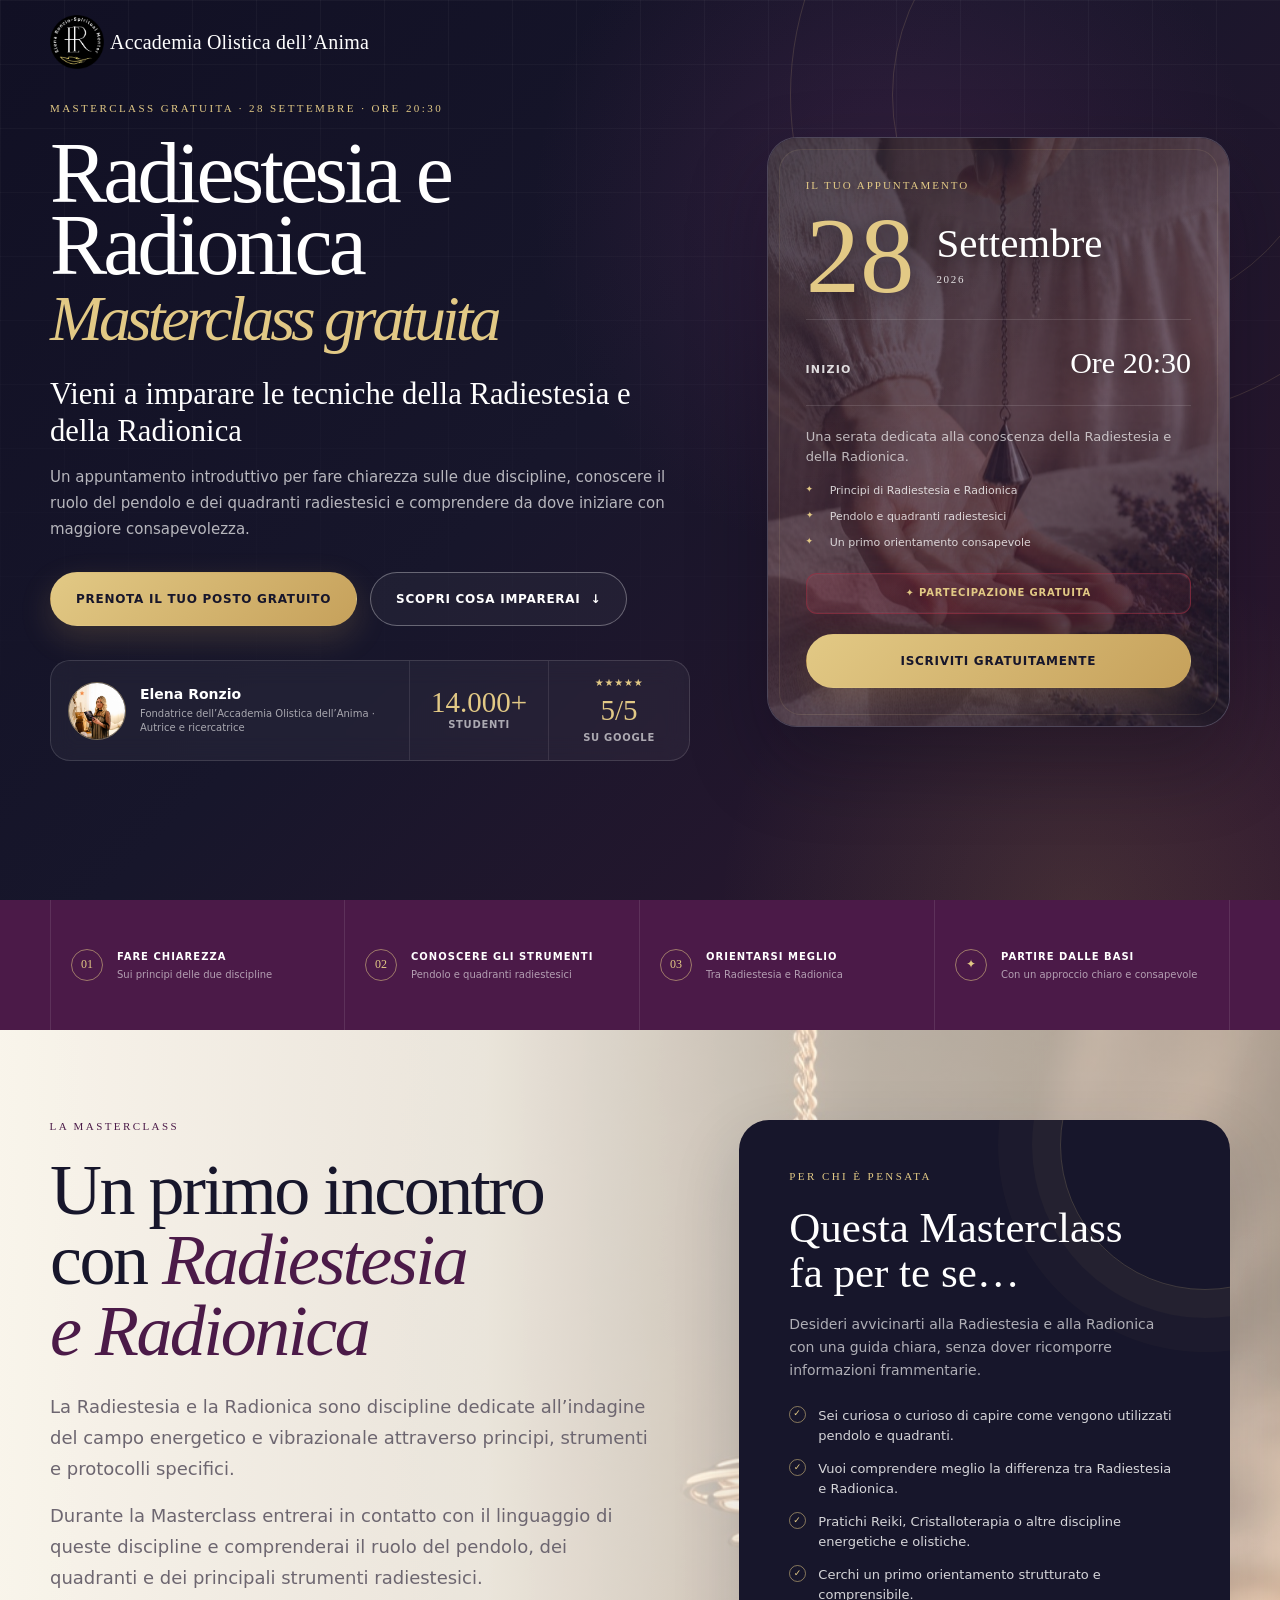
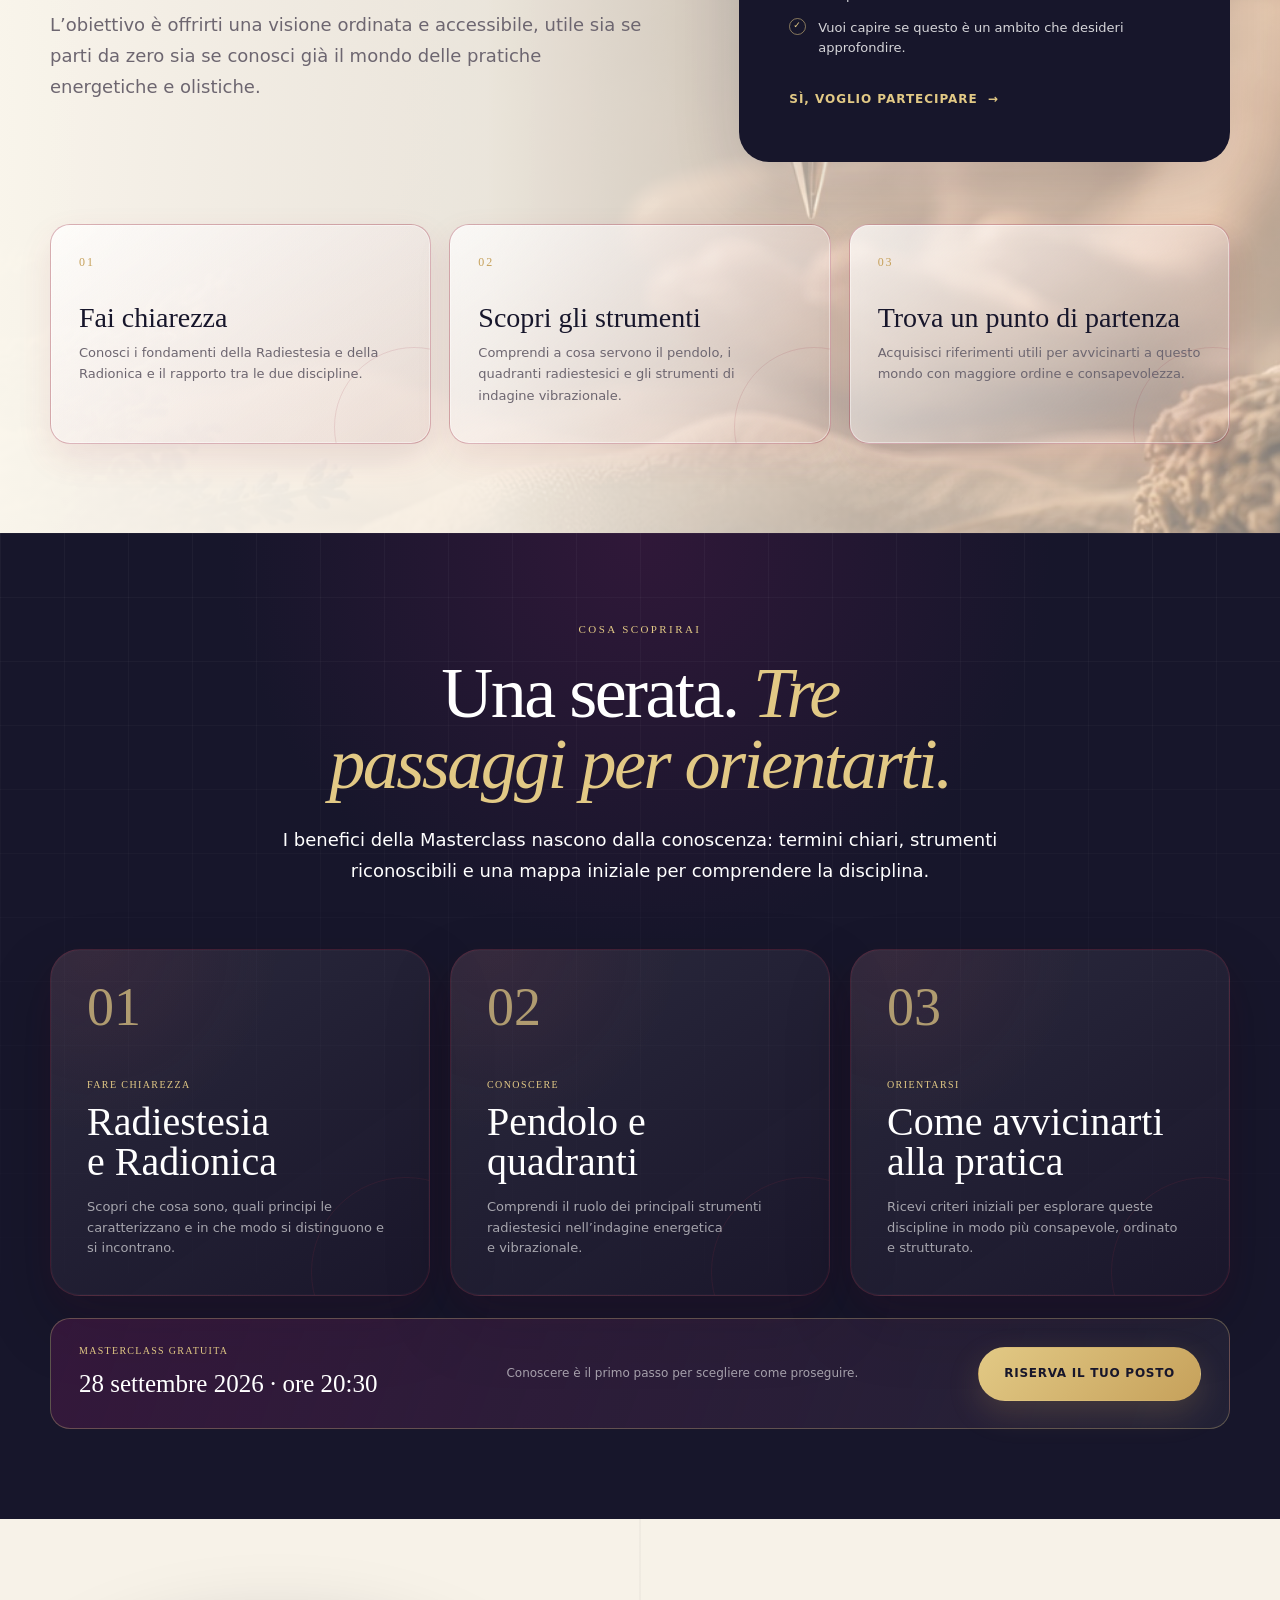
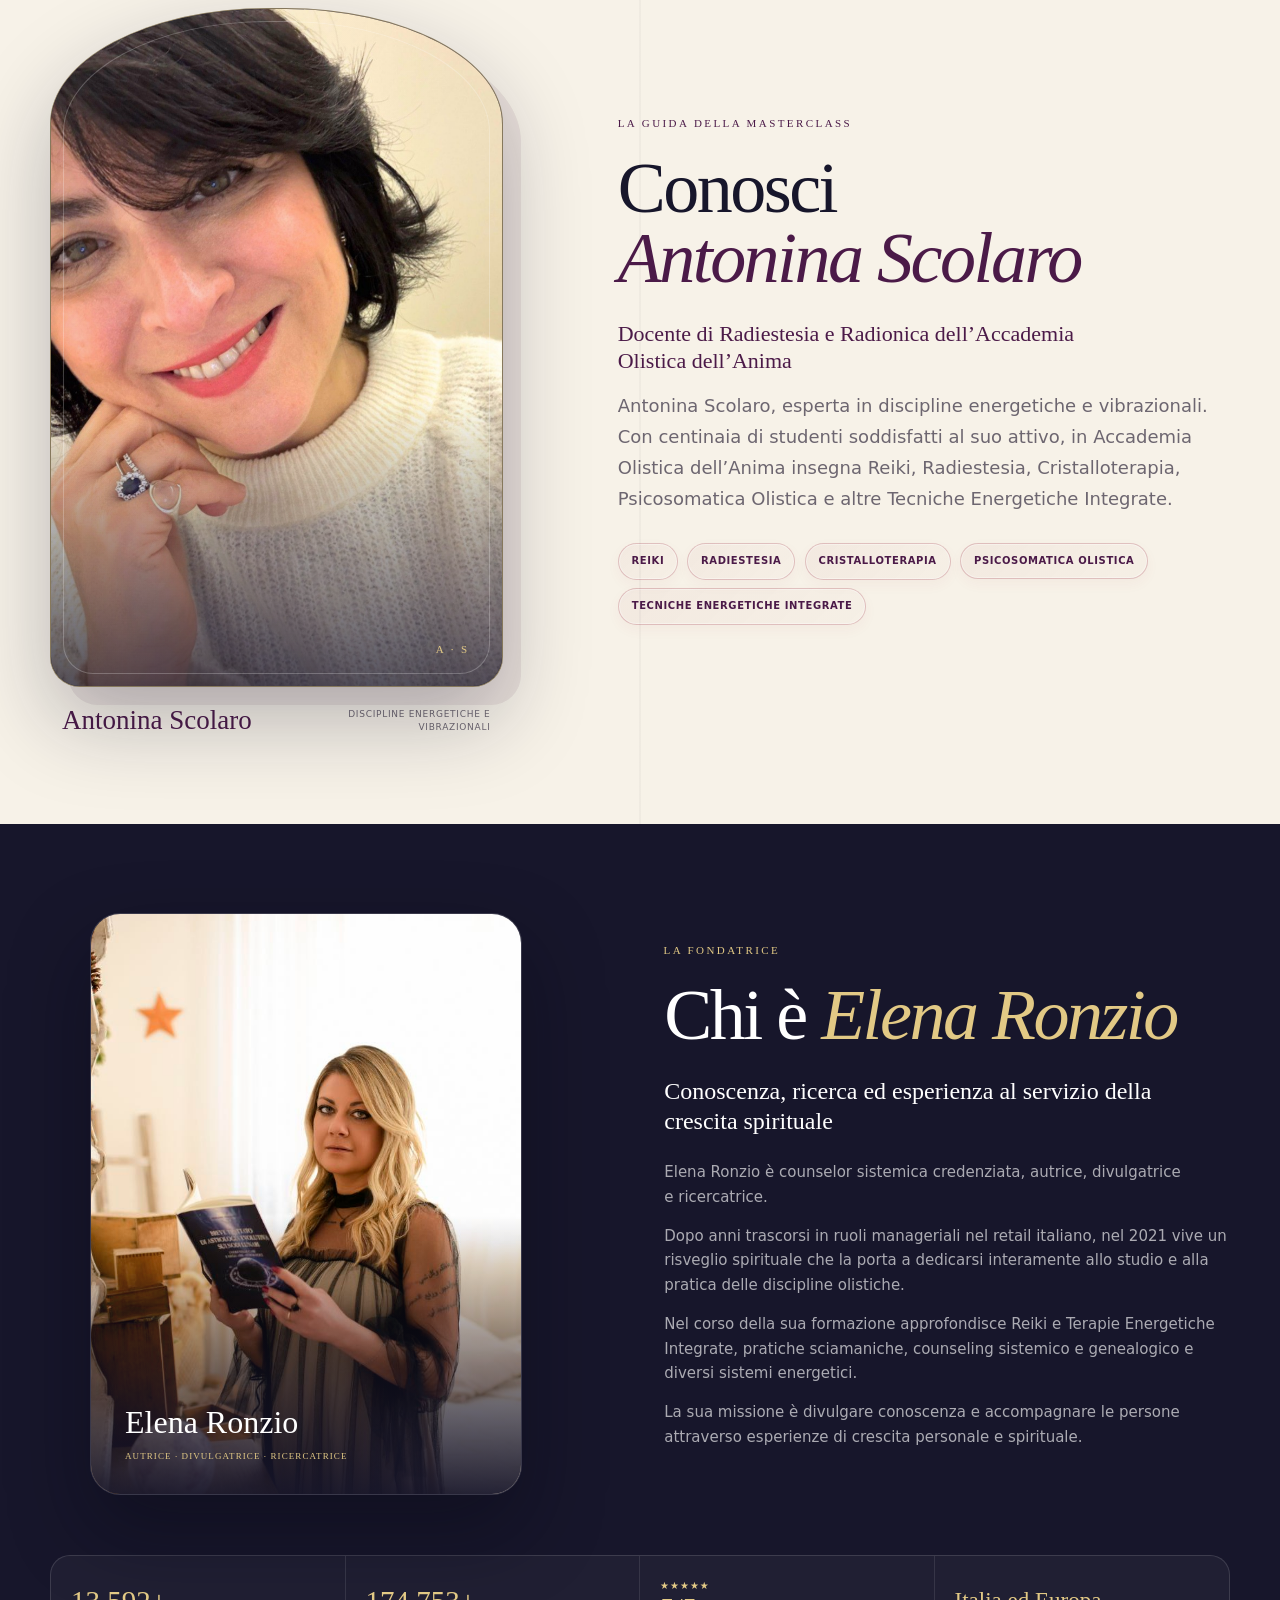
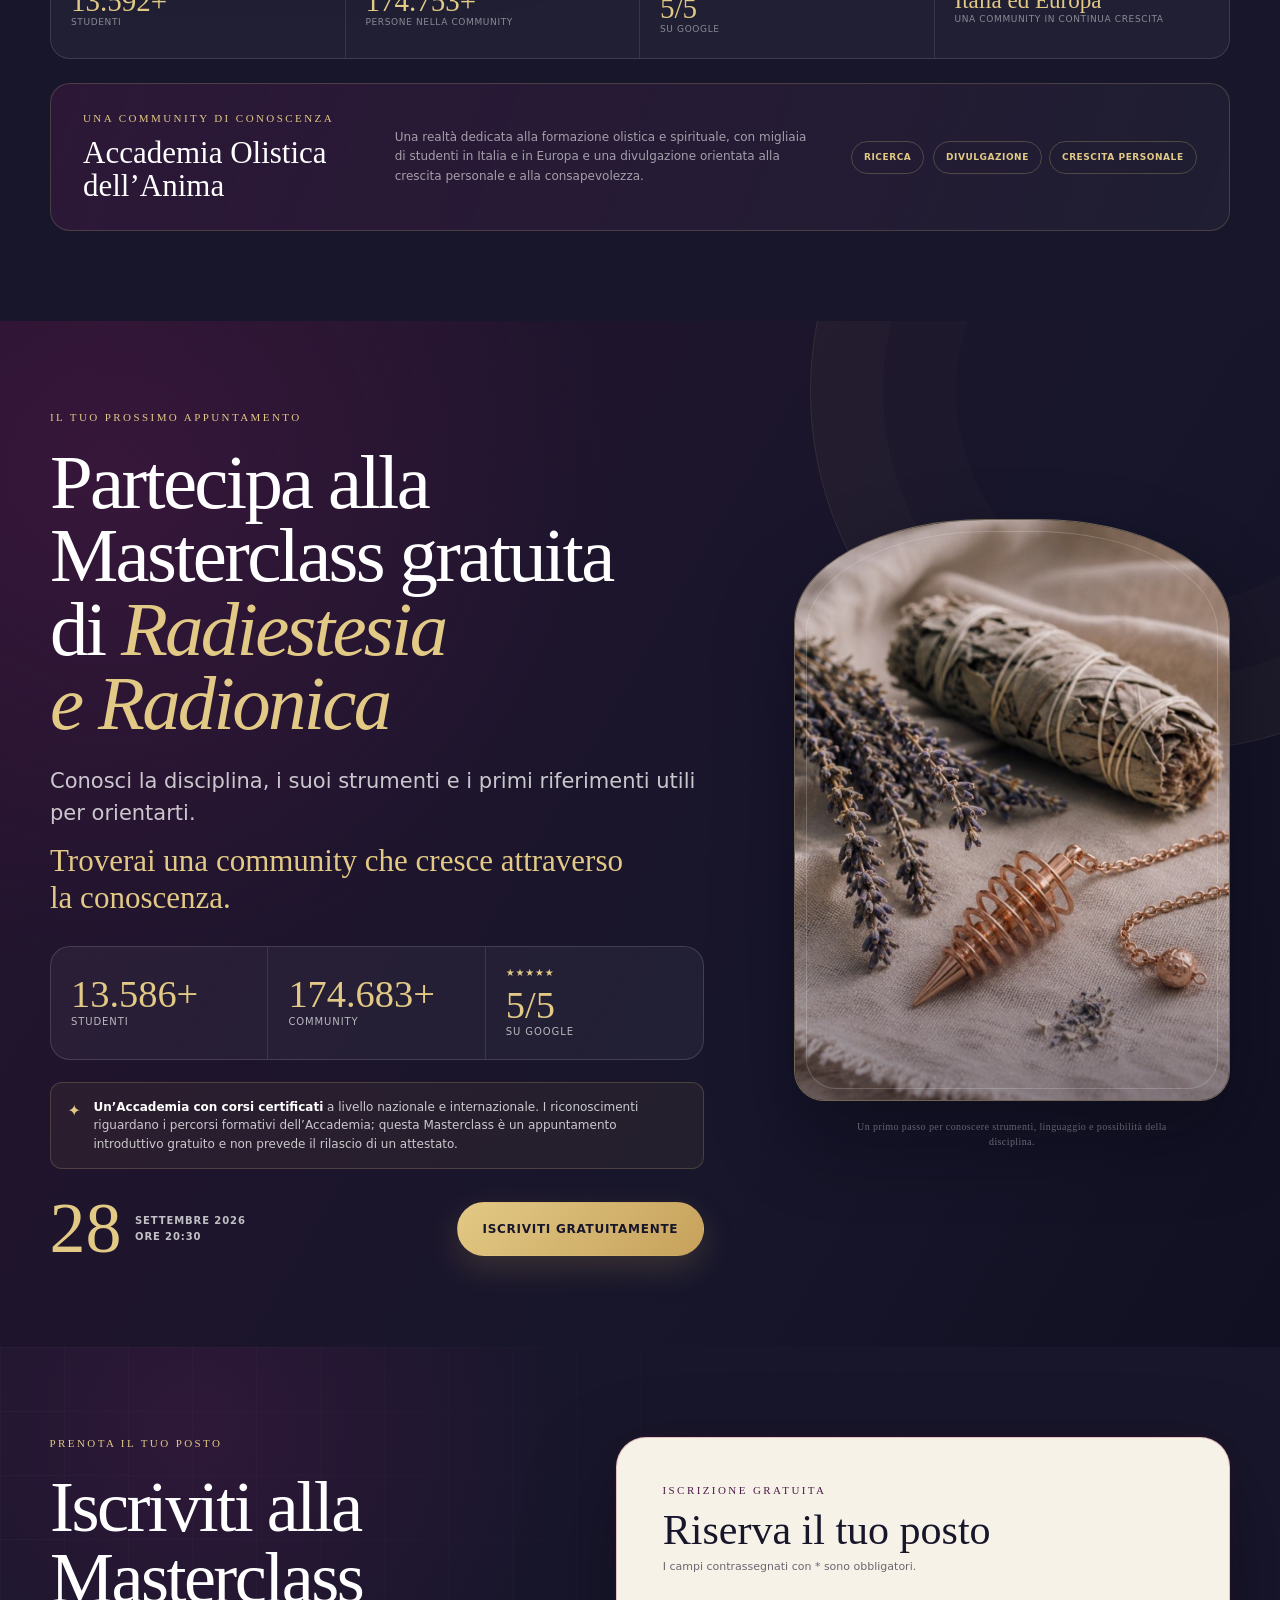
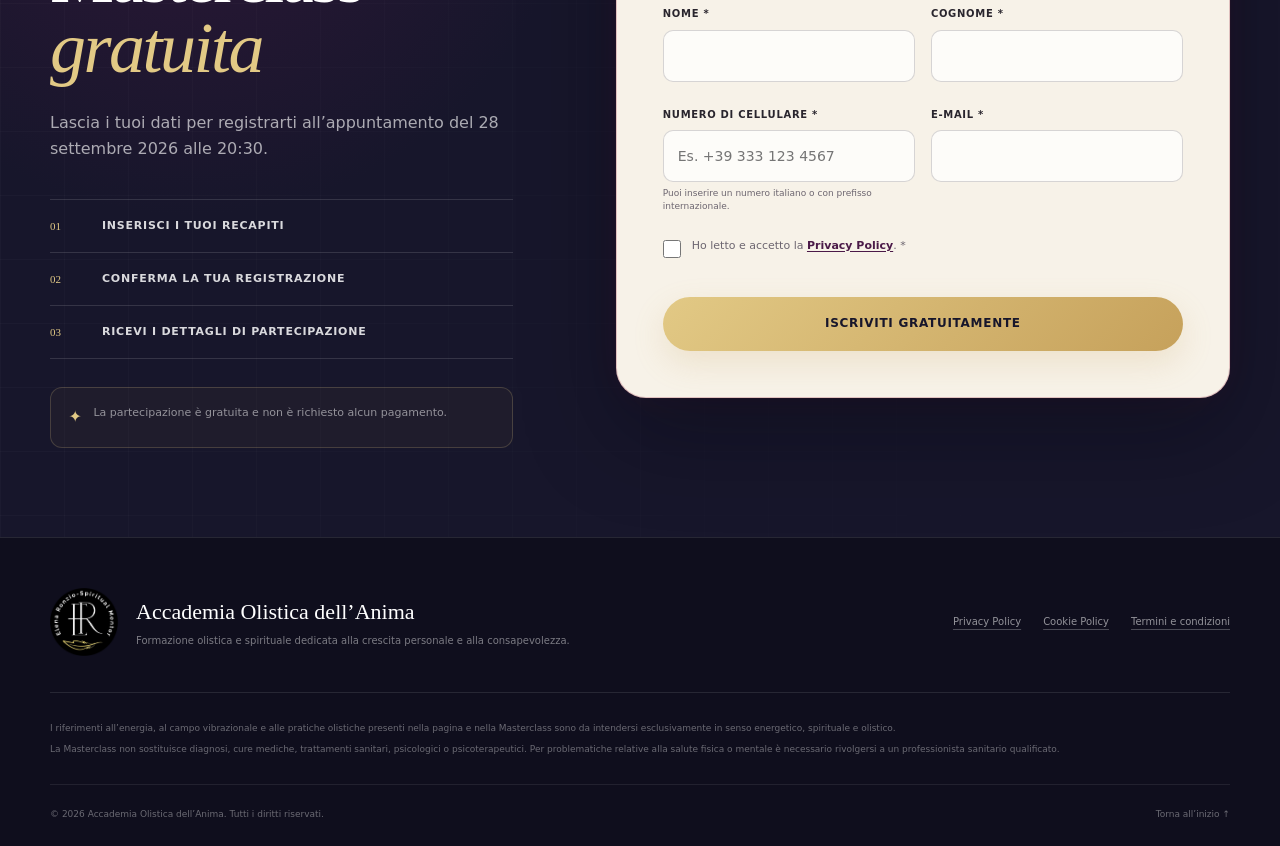
<file: index.html>
<!doctype html>
<html lang="it">
<head>
  <meta charset="utf-8">
  <meta name="viewport" content="width=device-width, initial-scale=1">

  <title>Masterclass gratuita di Radiestesia e Radionica | 28 settembre</title>
  <meta name="description" content="Partecipa alla Masterclass gratuita di Radiestesia e Radionica dell’Accademia Olistica dell’Anima: 28 settembre 2026 alle 20:30. Scopri principi, strumenti e tecniche della disciplina.">
  <meta name="theme-color" content="#17162B">

  <!-- TODO PUBBLICAZIONE: sostituire con la URL canonica definitiva.
  <link rel="canonical" href="https://dominio.it/masterclass-radiestesia-radionica/">
  -->

  <meta property="og:type" content="website">
  <meta property="og:locale" content="it_IT">
  <meta property="og:title" content="Masterclass gratuita di Radiestesia e Radionica | 28 settembre">
  <meta property="og:description" content="Un appuntamento gratuito per conoscere Radiestesia e Radionica, il pendolo, i quadranti e i principali strumenti della disciplina. 28 settembre 2026, ore 20:30.">
  <!-- TODO PUBBLICAZIONE: configurare og:url e l’URL assoluto di og:image.
  <meta property="og:url" content="https://dominio.it/masterclass-radiestesia-radionica/">
  <meta property="og:image" content="https://dominio.it/assets/images/og-masterclass-radiestesia.jpg">
  -->

  <link rel="icon" type="image/png" href="assets/images/logo-elena-ronzio.png">
  <link rel="preload" as="image" href="assets/images/logo-elena-ronzio.png">
  <link rel="preload" as="image" href="assets/images/pendolo-masterclass.jpg">
  <link rel="stylesheet" href="css/style.css">
  <script defer src="js/script.js"></script>

  <script type="application/ld+json">
  {
    "@context": "https://schema.org",
    "@type": "Event",
    "name": "Masterclass gratuita di Radiestesia e Radionica",
    "description": "Un appuntamento introduttivo per conoscere i principi, gli strumenti e le tecniche della Radiestesia e della Radionica.",
    "startDate": "2026-09-28T20:30:00+02:00",
    "eventStatus": "https://schema.org/EventScheduled",
    "isAccessibleForFree": true,
    "inLanguage": "it",
    "organizer": {
      "@type": "Organization",
      "name": "Accademia Olistica dell’Anima"
    },
    "performer": {
      "@type": "Person",
      "name": "Antonina Scolaro"
    },
    "offers": {
      "@type": "Offer",
      "price": "0",
      "priceCurrency": "EUR",
      "availability": "https://schema.org/InStock"
    }
  }
  </script>
</head>

<body>
  <a class="skip-link" href="#contenuto">Vai al contenuto</a>

  <header class="site-header" id="site-header">
    <div class="container header__inner">
      <a class="brand" href="#top" aria-label="Torna all’inizio" data-reveal="up">
        <img
          class="brand__logo"
          src="assets/images/logo-elena-ronzio.png"
          alt="Elena Ronzio – Spiritual Mentor"
          width="1182"
          height="1182"
          decoding="async"
        >
        <span class="brand__name">Accademia Olistica dell’Anima</span>
      </a>
    </div>
  </header>

  <main id="contenuto" tabindex="-1">
    <section class="hero" id="top" aria-labelledby="hero-title">
      <div class="hero__grid" aria-hidden="true"></div>
      <div class="hero__orbit hero__orbit--one" aria-hidden="true"></div>
      <div class="hero__orbit hero__orbit--two" aria-hidden="true"></div>

      <div class="container hero__inner">
        <div class="hero__content" data-reveal="left" data-flow>
          <p class="eyebrow eyebrow--light">Masterclass gratuita · 28 settembre · ore 20:30</p>
          <h1 id="hero-title" data-compose>Radiestesia e<br>Radionica <em>Masterclass gratuita</em></h1>
          <p class="hero__payoff">Vieni a imparare le tecniche della Radiestesia e della Radionica</p>
          <p class="hero__intro">Un appuntamento introduttivo per fare chiarezza sulle due discipline, conoscere il ruolo del pendolo e dei quadranti radiestesici e comprendere da dove iniziare con maggiore consapevolezza.</p>

          <div class="hero__actions">
            <a class="button button--gold" href="#iscrizione">Prenota il tuo posto gratuito</a>
            <a class="button button--ghost" href="#masterclass">Scopri cosa imparerai <span aria-hidden="true">↓</span></a>
          </div>

          <div class="hero-proof" data-stagger aria-label="Elena Ronzio e i numeri dell’Accademia">
            <div class="hero-proof__profile">
              <img src="assets/images/elena-ronzio.jpg" alt="" width="1280" height="853" loading="eager" decoding="async">
              <div>
                <strong>Elena Ronzio</strong>
                <span>Fondatrice dell’Accademia Olistica dell’Anima · Autrice e ricercatrice</span>
              </div>
            </div>
            <div class="hero-proof__item">
              <strong data-counter="14000" data-counter-suffix="+" aria-label="oltre 14.000 studenti"><span data-counter-output aria-hidden="true">14.000+</span></strong>
              <span>studenti</span>
            </div>
            <div class="hero-proof__item hero-proof__rating">
              <span class="stars" aria-label="5 stelle su 5">★★★★★</span>
              <strong>5/5</strong>
              <span>su Google</span>
            </div>
          </div>
        </div>

        <aside class="event-card" aria-label="Dettagli della Masterclass gratuita" data-reveal="panel-right" data-reveal-delay="1" data-parallax-surface data-flow>
          <div class="journey-card__pendulum" aria-hidden="true"><span></span></div>
          <p class="event-card__kicker">Il tuo appuntamento</p>

          <time class="event-card__date" datetime="2026-09-28T20:30:00+02:00" aria-label="28 settembre 2026, ore 20:30">
            <span>28</span>
            <div><strong>Settembre</strong><small>2026</small></div>
          </time>

          <div class="event-card__time">
            <span>Inizio</span>
            <strong>Ore 20:30</strong>
          </div>

          <p class="event-card__intro">Una serata dedicata alla conoscenza della Radiestesia e della Radionica.</p>
          <ul class="event-card__topics" data-stagger="soft">
            <li>Principi di Radiestesia e Radionica</li>
            <li>Pendolo e quadranti radiestesici</li>
            <li>Un primo orientamento consapevole</li>
          </ul>

          <p class="event-card__free"><span aria-hidden="true">✦</span> Partecipazione gratuita</p>
          <a class="button button--gold button--block" href="#iscrizione">Iscriviti gratuitamente</a>
        </aside>
      </div>
    </section>

    <section class="benefit-strip" aria-labelledby="benefit-title">
      <h2 class="sr-only" id="benefit-title">Benefici della Masterclass gratuita</h2>
      <div class="container benefit-strip__grid" data-stagger>
        <article class="benefit-item" data-flow="tight">
          <span class="benefit-item__icon" aria-hidden="true">01</span>
          <div><strong>Fare chiarezza</strong><span>Sui principi delle due discipline</span></div>
        </article>
        <article class="benefit-item" data-flow="tight">
          <span class="benefit-item__icon" aria-hidden="true">02</span>
          <div><strong>Conoscere gli strumenti</strong><span>Pendolo e quadranti radiestesici</span></div>
        </article>
        <article class="benefit-item" data-flow="tight">
          <span class="benefit-item__icon" aria-hidden="true">03</span>
          <div><strong>Orientarsi meglio</strong><span>Tra Radiestesia e Radionica</span></div>
        </article>
        <article class="benefit-item" data-flow="tight">
          <span class="benefit-item__icon" aria-hidden="true">✦</span>
          <div><strong>Partire dalle basi</strong><span>Con un approccio chiaro e consapevole</span></div>
        </article>
      </div>
    </section>

    <section class="section discipline" id="disciplina" aria-labelledby="discipline-title">
      <div class="discipline__backdrop" aria-hidden="true" data-reveal="background-wipe"></div>
      <div class="container">
        <div class="discipline__top">
          <div class="section-heading" data-reveal="left" data-flow>
            <p class="eyebrow">La Masterclass</p>
            <h2 id="discipline-title" data-compose>Un primo incontro con <em>Radiestesia e Radionica</em></h2>
            <p>La Radiestesia e la Radionica sono discipline dedicate all’indagine del campo energetico e vibrazionale attraverso principi, strumenti e protocolli specifici.</p>
            <p>Durante la Masterclass entrerai in contatto con il linguaggio di queste discipline e comprenderai il ruolo del pendolo, dei quadranti e dei principali strumenti radiestesici.</p>
            <p>L’obiettivo è offrirti una visione ordinata e accessibile, utile sia se parti da zero sia se conosci già il mondo delle pratiche energetiche e olistiche.</p>
          </div>

          <aside class="audience-card" data-reveal="panel-right" data-reveal-delay="1" data-flow aria-labelledby="audience-title">
            <p class="eyebrow eyebrow--light">Per chi è pensata</p>
            <h3 id="audience-title">Questa Masterclass fa per te se…</h3>
            <p>Desideri avvicinarti alla Radiestesia e alla Radionica con una guida chiara, senza dover ricomporre informazioni frammentarie.</p>
            <ul class="check-list" data-stagger="soft">
              <li>Sei curiosa o curioso di capire come vengono utilizzati pendolo e quadranti.</li>
              <li>Vuoi comprendere meglio la differenza tra Radiestesia e Radionica.</li>
              <li>Pratichi Reiki, Cristalloterapia o altre discipline energetiche e olistiche.</li>
              <li>Cerchi un primo orientamento strutturato e comprensibile.</li>
              <li>Vuoi capire se questo è un ambito che desideri approfondire.</li>
            </ul>
            <a class="text-link" href="#iscrizione">Sì, voglio partecipare <span aria-hidden="true">→</span></a>
          </aside>
        </div>

        <div class="discipline-cards" data-stagger>
          <article class="info-card" data-flow="tight">
            <span class="info-card__number">01</span>
            <h3>Fai chiarezza</h3>
            <p>Conosci i fondamenti della Radiestesia e della Radionica e il rapporto tra le due discipline.</p>
          </article>
          <article class="info-card" data-flow="tight">
            <span class="info-card__number">02</span>
            <h3>Scopri gli strumenti</h3>
            <p>Comprendi a cosa servono il pendolo, i quadranti radiestesici e gli strumenti di indagine vibrazionale.</p>
          </article>
          <article class="info-card" data-flow="tight">
            <span class="info-card__number">03</span>
            <h3>Trova un punto di partenza</h3>
            <p>Acquisisci riferimenti utili per avvicinarti a questo mondo con maggiore ordine e consapevolezza.</p>
          </article>
        </div>
      </div>
    </section>

    <section class="section levels masterclass-program" id="masterclass" aria-labelledby="masterclass-title">
      <div class="levels__grid" aria-hidden="true"></div>
      <div class="container">
        <header class="section-heading section-heading--center section-heading--light" data-reveal="up">
          <p class="eyebrow eyebrow--light">Cosa scoprirai</p>
          <h2 id="masterclass-title" data-compose>Una serata. <em>Tre passaggi per orientarti.</em></h2>
          <p>I benefici della Masterclass nascono dalla conoscenza: termini chiari, strumenti riconoscibili e una mappa iniziale per comprendere la disciplina.</p>
        </header>

        <div class="masterclass-steps" data-stagger>
          <article class="masterclass-step" data-flow="tight">
            <span class="masterclass-step__number">01</span>
            <p class="masterclass-step__label">Fare chiarezza</p>
            <h3>Radiestesia e Radionica</h3>
            <p>Scopri che cosa sono, quali principi le caratterizzano e in che modo si distinguono e si incontrano.</p>
          </article>
          <article class="masterclass-step" data-flow="tight">
            <span class="masterclass-step__number">02</span>
            <p class="masterclass-step__label">Conoscere</p>
            <h3>Pendolo e quadranti</h3>
            <p>Comprendi il ruolo dei principali strumenti radiestesici nell’indagine energetica e vibrazionale.</p>
          </article>
          <article class="masterclass-step" data-flow="tight">
            <span class="masterclass-step__number">03</span>
            <p class="masterclass-step__label">Orientarsi</p>
            <h3>Come avvicinarti alla pratica</h3>
            <p>Ricevi criteri iniziali per esplorare queste discipline in modo più consapevole, ordinato e strutturato.</p>
          </article>
        </div>

        <div class="masterclass-ticket" data-reveal="scale" data-flow="tight">
          <div>
            <span>Masterclass gratuita</span>
            <strong>28 settembre 2026 · ore 20:30</strong>
          </div>
          <p>Conoscere è il primo passo per scegliere come proseguire.</p>
          <a class="button button--gold" href="#iscrizione">Riserva il tuo posto</a>
        </div>
      </div>
    </section>

    <section class="section teacher" id="docente" aria-labelledby="teacher-title">
      <div class="container teacher__inner">
        <figure class="teacher__portrait" data-reveal="image-left">
          <div class="teacher__image-shell">
            <img
              src="[data-uri]"
              alt="Ritratto di Antonina Scolaro"
              width="1024"
              height="1280"
              loading="lazy"
              decoding="async"
              data-parallax
            >
            <span class="teacher__image-accent" aria-hidden="true">A · S</span>
          </div>
          <figcaption>
            <strong>Antonina Scolaro</strong>
            <span>Discipline energetiche e vibrazionali</span>
          </figcaption>
        </figure>

        <div class="section-heading" data-reveal="right" data-reveal-delay="1" data-flow>
          <p class="eyebrow">La guida della Masterclass</p>
          <h2 id="teacher-title" data-compose>Conosci <em>Antonina Scolaro</em></h2>
          <p class="teacher__role">Docente di Radiestesia e Radionica dell’Accademia Olistica dell’Anima</p>
          <p>Antonina Scolaro, esperta in discipline energetiche e vibrazionali. Con centinaia di studenti soddisfatti al suo attivo, in Accademia Olistica dell’Anima insegna Reiki, Radiestesia, Cristalloterapia, Psicosomatica Olistica e altre Tecniche Energetiche Integrate.</p>
          <div class="teacher__subjects" aria-label="Discipline approfondite" data-stagger="soft">
            <span>Reiki</span>
            <span>Radiestesia</span>
            <span>Cristalloterapia</span>
            <span>Psicosomatica Olistica</span>
            <span>Tecniche Energetiche Integrate</span>
          </div>
        </div>
      </div>
    </section>

    <section class="section founder" id="accademia" aria-labelledby="founder-title">
      <div class="container founder__inner">
        <figure class="founder__portrait" data-reveal="left">
          <div class="founder__image-wrap">
            <img
              src="assets/images/elena-ronzio.jpg"
              alt="Elena Ronzio, fondatrice dell’Accademia Olistica dell’Anima"
              width="1280"
              height="853"
              loading="lazy"
              decoding="async"
            >
            <div class="founder__caption">
              <strong>Elena Ronzio</strong>
              <span>Autrice · Divulgatrice · Ricercatrice</span>
            </div>
          </div>
        </figure>

        <div class="founder__content" data-reveal="right" data-reveal-delay="1" data-flow>
          <p class="eyebrow eyebrow--light">La fondatrice</p>
          <h2 id="founder-title" data-compose>Chi è <em>Elena Ronzio</em></h2>
          <p class="founder__subtitle">Conoscenza, ricerca ed esperienza al servizio della crescita spirituale</p>
          <p>Elena Ronzio è counselor sistemica credenziata, autrice, divulgatrice e ricercatrice.</p>
          <p>Dopo anni trascorsi in ruoli manageriali nel retail italiano, nel 2021 vive un risveglio spirituale che la porta a dedicarsi interamente allo studio e alla pratica delle discipline olistiche.</p>
          <p>Nel corso della sua formazione approfondisce Reiki e Terapie Energetiche Integrate, pratiche sciamaniche, counseling sistemico e genealogico e diversi sistemi energetici.</p>
          <p>La sua missione è divulgare conoscenza e accompagnare le persone attraverso esperienze di crescita personale e spirituale.</p>
        </div>
      </div>

      <div class="container founder__stats" data-stagger aria-label="Numeri dell’Accademia">
        <div><strong data-counter="14000" data-counter-suffix="+" aria-label="oltre 14.000 studenti"><span data-counter-output aria-hidden="true">14.000+</span></strong><span>studenti</span></div>
        <div><strong data-counter="180000" data-counter-suffix="+" aria-label="oltre 180.000 persone nella community"><span data-counter-output aria-hidden="true">180.000+</span></strong><span>persone nella community</span></div>
        <div class="founder__rating"><span class="stars" aria-label="5 stelle su 5">★★★★★</span><strong>5/5</strong><span>su Google</span></div>
        <div><strong>Italia ed Europa</strong><span>una community in continua crescita</span></div>
      </div>

      <article class="container academy-card" data-reveal="scale" data-flow="tight">
        <div>
          <p class="eyebrow eyebrow--light">Una community di conoscenza</p>
          <h3>Accademia Olistica dell’Anima</h3>
        </div>
        <p>Una realtà dedicata alla formazione olistica e spirituale, con migliaia di studenti in Italia e in Europa e una divulgazione orientata alla crescita personale e alla consapevolezza.</p>
        <div class="academy-card__marks" aria-label="Ambiti dell’Accademia" data-stagger="soft">
          <span>Ricerca</span>
          <span>Divulgazione</span>
          <span>Crescita personale</span>
        </div>
      </article>
    </section>

    <section class="section community-event" id="appuntamento" aria-labelledby="appointment-title">
      <div class="community-event__orbit" aria-hidden="true"></div>
      <div class="container community-event__inner">
        <div class="community-event__content" data-reveal="left" data-flow>
          <p class="eyebrow eyebrow--light">Il tuo prossimo appuntamento</p>
          <h2 id="appointment-title" data-compose>Partecipa alla Masterclass gratuita di <em>Radiestesia e Radionica</em></h2>
          <p class="community-event__lead">Conosci la disciplina, i suoi strumenti e i primi riferimenti utili per orientarti.</p>
          <p class="community-event__community">Troverai una community che cresce attraverso la conoscenza.</p>

          <div class="community-event__proof" data-stagger aria-label="Numeri e riconoscimenti dell’Accademia">
            <div><strong data-counter="14000" data-counter-suffix="+" aria-label="oltre 14.000 studenti"><span data-counter-output aria-hidden="true">14.000+</span></strong><span>studenti</span></div>
            <div><strong data-counter="180000" data-counter-suffix="+" aria-label="oltre 180.000 persone nella community"><span data-counter-output aria-hidden="true">180.000+</span></strong><span>community</span></div>
            <div class="community-event__rating"><span class="stars" aria-label="5 stelle su 5">★★★★★</span><strong>5/5</strong><span>su Google</span></div>
          </div>

          <div class="community-event__recognition" data-reveal="up">
            <span aria-hidden="true">✦</span>
            <p><strong>Un’Accademia con corsi certificati</strong> a livello nazionale e internazionale. I riconoscimenti riguardano i percorsi formativi dell’Accademia; questa Masterclass è un appuntamento introduttivo gratuito e non prevede il rilascio di un attestato.</p>
          </div>

          <div class="community-event__action">
            <time datetime="2026-09-28T20:30:00+02:00" aria-label="28 settembre 2026, ore 20:30">
              <strong>28</strong>
              <span>Settembre 2026<br>Ore 20:30</span>
            </time>
            <a class="button button--gold" href="#iscrizione">Iscriviti gratuitamente</a>
          </div>
        </div>

        <figure class="community-event__visual" data-reveal="image-right">
          <div class="community-event__image-frame">
            <img src="assets/images/pendolo-community.jpg" alt="Pendolo radiestesico in rame accanto a lavanda e salvia" width="869" height="1100" loading="lazy" decoding="async" data-parallax>
          </div>
          <figcaption>Un primo passo per conoscere strumenti, linguaggio e possibilità della disciplina.</figcaption>
        </figure>
      </div>
    </section>

    <section class="section contact" id="iscrizione" aria-labelledby="registration-title">
      <div class="contact__grid" aria-hidden="true"></div>
      <div class="container contact__inner">
        <div class="contact__content" data-reveal="left" data-flow>
          <p class="eyebrow eyebrow--light">Prenota il tuo posto</p>
          <h2 id="registration-title" data-compose>Iscriviti alla Masterclass <em>gratuita</em></h2>
          <p>Lascia i tuoi dati per registrarti all’appuntamento del 28 settembre 2026 alle 20:30.</p>

          <ol class="contact-steps" data-stagger>
            <li><span>01</span><strong>Inserisci i tuoi recapiti</strong></li>
            <li><span>02</span><strong>Conferma la tua registrazione</strong></li>
            <li><span>03</span><strong>Ricevi i dettagli di partecipazione</strong></li>
          </ol>

          <div class="contact__reassurance">
            <span aria-hidden="true">✦</span>
            <p>La partecipazione è gratuita e non è richiesto alcun pagamento.</p>
          </div>
        </div>

        <form class="lead-form" id="lead-form" novalidate data-reveal="right" data-reveal-delay="1" data-flow="tight">
          <header class="lead-form__header">
            <p class="eyebrow">Iscrizione gratuita</p>
            <h3>Riserva il tuo posto</h3>
            <p>I campi contrassegnati con * sono obbligatori.</p>
          </header>

          <input type="hidden" name="interest" value="masterclass-radiestesia-2026-09-28">

          <div class="form-grid" data-stagger="soft">
            <div class="field">
              <label for="first-name">Nome *</label>
              <input id="first-name" name="firstName" type="text" autocomplete="given-name" required aria-describedby="first-name-error">
              <span class="field__error" id="first-name-error" aria-live="polite"></span>
            </div>
            <div class="field">
              <label for="last-name">Cognome *</label>
              <input id="last-name" name="lastName" type="text" autocomplete="family-name" required aria-describedby="last-name-error">
              <span class="field__error" id="last-name-error" aria-live="polite"></span>
            </div>
            <div class="field">
              <label for="phone">Numero di cellulare *</label>
              <input id="phone" name="phone" type="tel" inputmode="tel" autocomplete="tel" placeholder="Es. +39 333 123 4567" pattern="[+0-9 ().-]{7,20}" required aria-describedby="phone-hint phone-error">
              <span class="field__hint" id="phone-hint">Puoi inserire un numero italiano o con prefisso internazionale.</span>
              <span class="field__error" id="phone-error" aria-live="polite"></span>
            </div>
            <div class="field">
              <label for="email">E-mail *</label>
              <input id="email" name="email" type="email" autocomplete="email" required aria-describedby="email-error">
              <span class="field__error" id="email-error" aria-live="polite"></span>
            </div>

            <div class="honeypot" aria-hidden="true">
              <label for="website">Non compilare questo campo</label>
              <input id="website" name="website" type="text" tabindex="-1" autocomplete="off">
            </div>

            <div class="field field--full field--checkbox">
              <input id="privacy" name="privacy" type="checkbox" required aria-describedby="privacy-error">
              <label for="privacy">Ho letto e accetto la <a href="privacy-policy.html" data-legal-dialog data-dialog-title="Privacy Policy">Privacy Policy</a>. *</label>
              <span class="field__error" id="privacy-error" aria-live="polite"></span>
            </div>
          </div>

          <button class="button button--gold button--block lead-form__submit" type="submit">
            <span>Iscriviti gratuitamente</span>
          </button>
          <div class="form-status" id="form-status" role="status" aria-live="polite" tabindex="-1"></div>
        </form>
      </div>
    </section>
  </main>

  <footer class="site-footer">
    <div class="container site-footer__top">
      <div class="footer-brand">
        <img src="assets/images/logo-elena-ronzio.png" alt="Elena Ronzio – Spiritual Mentor" width="1182" height="1182" loading="lazy" decoding="async">
        <div><strong>Accademia Olistica dell’Anima</strong><p>Formazione olistica e spirituale dedicata alla crescita personale e alla consapevolezza.</p></div>
      </div>
      <nav class="footer-nav" aria-label="Link legali">
        <a href="privacy-policy.html" data-legal-dialog data-dialog-title="Privacy Policy">Privacy Policy</a>
        <a href="cookie-policy.html" data-legal-dialog data-dialog-title="Cookie Policy">Cookie Policy</a>
        <a href="termini-condizioni.html" data-legal-dialog data-dialog-title="Termini e condizioni">Termini e condizioni</a>
      </nav>
    </div>

    <div class="container site-footer__disclaimer">
      <p>I riferimenti all’energia, al campo vibrazionale e alle pratiche olistiche presenti nella pagina e nella Masterclass sono da intendersi esclusivamente in senso energetico, spirituale e olistico.</p>
      <p>La Masterclass non sostituisce diagnosi, cure mediche, trattamenti sanitari, psicologici o psicoterapeutici. Per problematiche relative alla salute fisica o mentale è necessario rivolgersi a un professionista sanitario qualificato.</p>
    </div>

    <div class="container site-footer__bottom">
      <p>© <span id="current-year">2026</span> Accademia Olistica dell’Anima. Tutti i diritti riservati.</p>
      <a href="#top">Torna all’inizio <span aria-hidden="true">↑</span></a>
    </div>
  </footer>

  <div class="mobile-cta" id="mobile-cta">
    <div><strong>Masterclass gratuita</strong><span>28 settembre · ore 20:30</span></div>
    <a class="button button--gold button--sm" href="#iscrizione">Iscriviti gratis</a>
  </div>

  <dialog class="legal-dialog" id="legal-dialog" aria-labelledby="legal-dialog-title">
    <div class="legal-dialog__surface">
      <header class="legal-dialog__header">
        <div>
          <span>Accademia Olistica dell’Anima</span>
          <h2 id="legal-dialog-title">Documento legale</h2>
        </div>
        <button class="legal-dialog__close" type="button" data-legal-close aria-label="Chiudi il documento">
          <span aria-hidden="true">×</span>
        </button>
      </header>
      <div class="legal-dialog__body">
        <iframe id="legal-dialog-frame" title="Documento legale" loading="lazy"></iframe>
      </div>
    </div>
  </dialog>
</body>
</html>
</file>
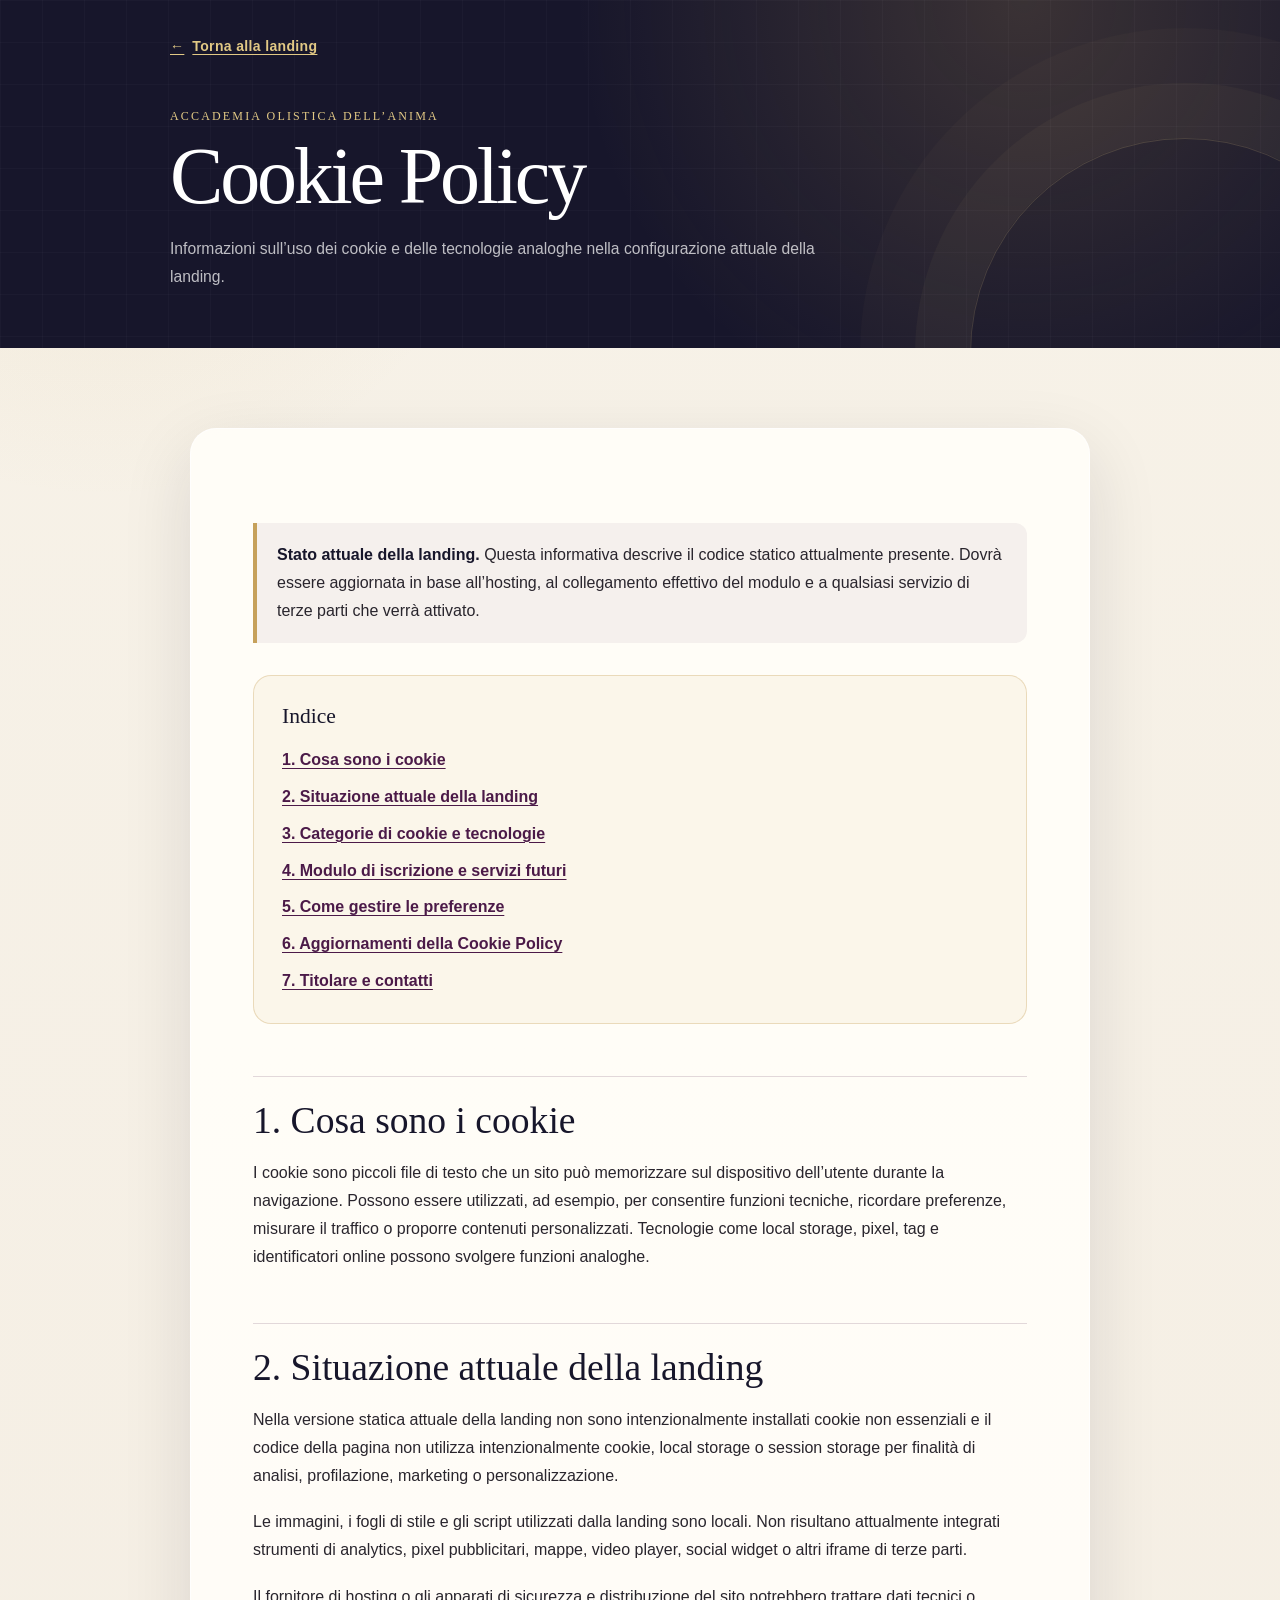
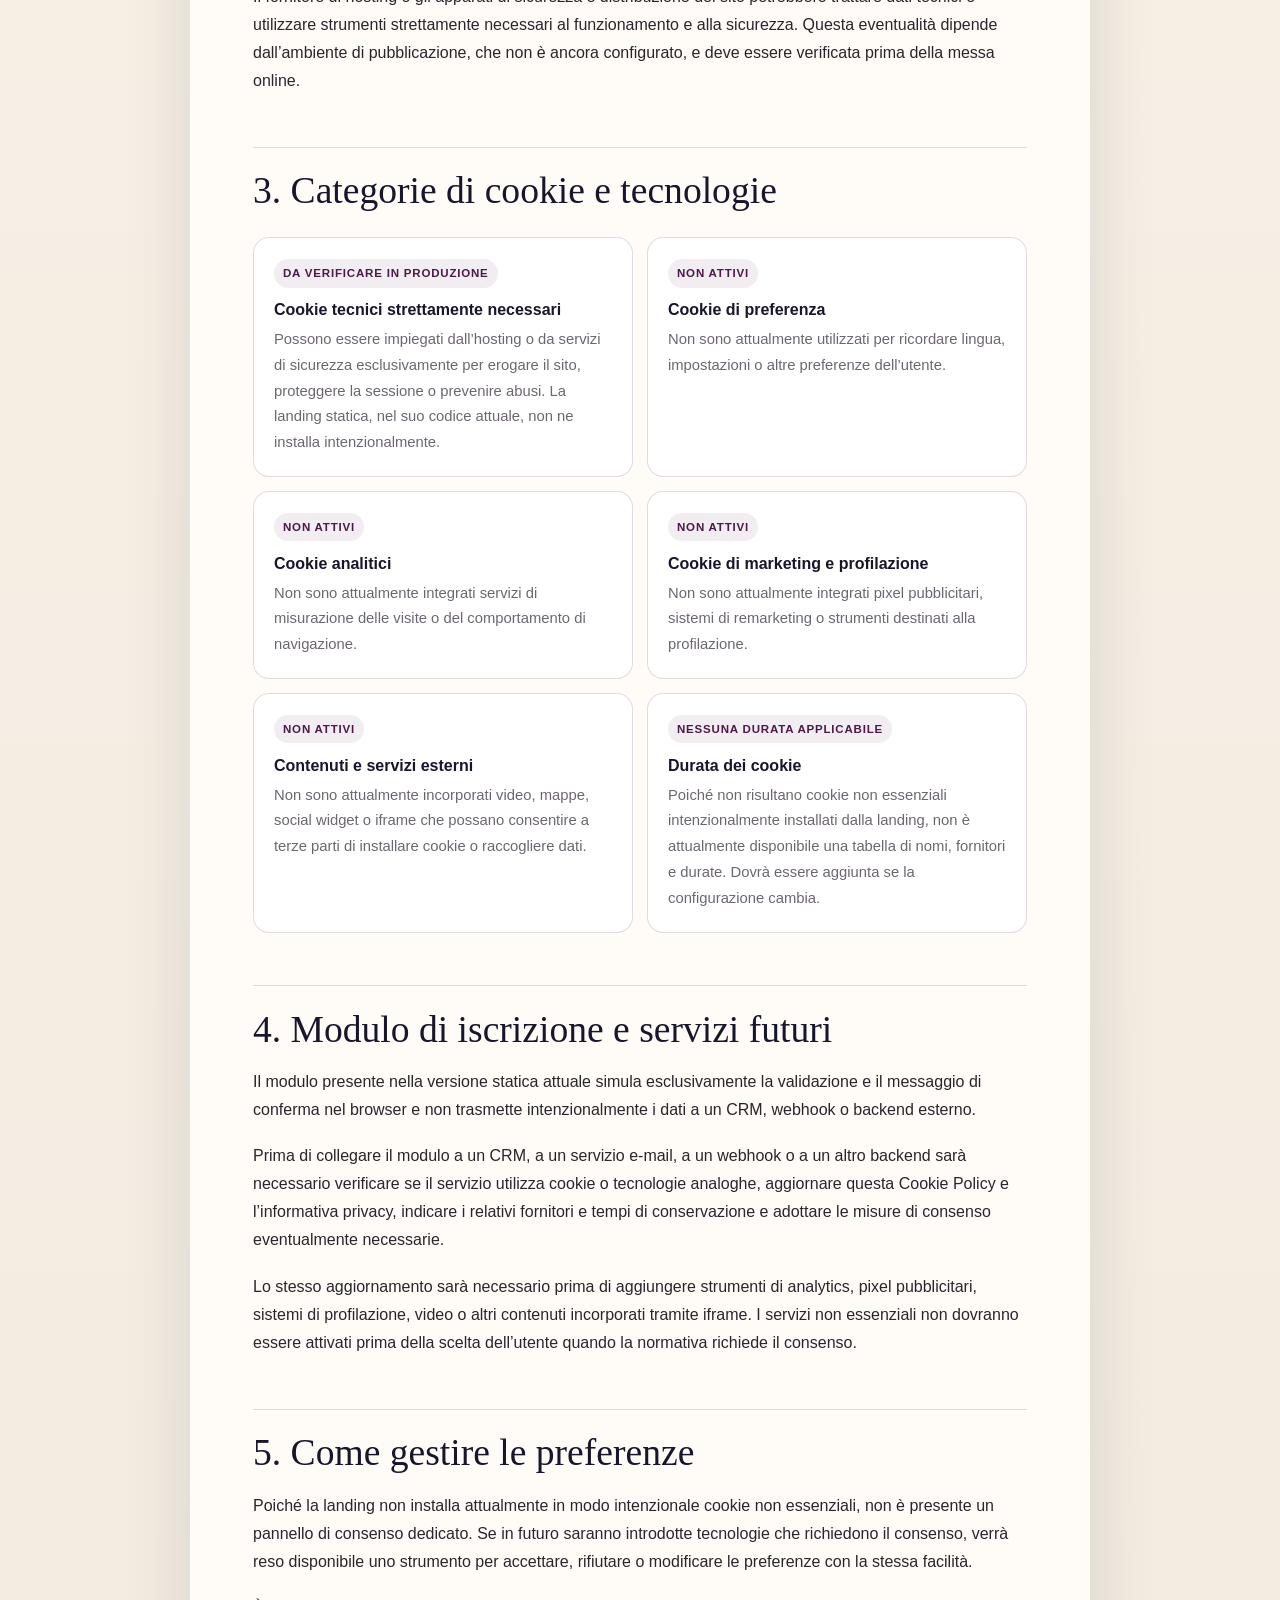
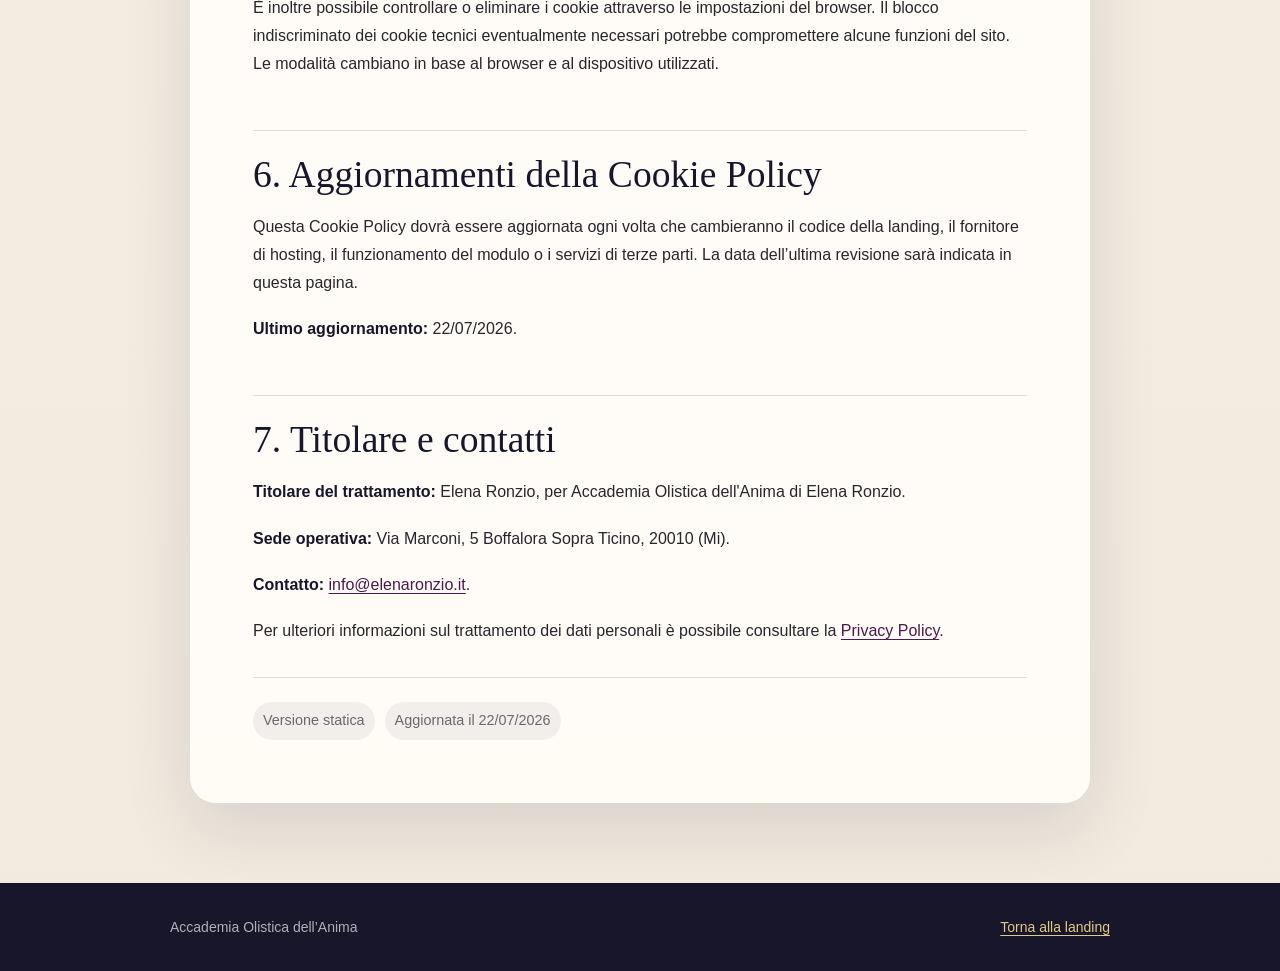
<file: cookie-policy.html>
<!doctype html>
<html lang="it">
<head>
  <meta charset="utf-8">
  <meta name="viewport" content="width=device-width, initial-scale=1">
  <title>Cookie Policy | Accademia Olistica dell’Anima</title>
  <meta name="description" content="Informazioni sull’uso dei cookie nella landing di Accademia Olistica dell’Anima.">
  <meta name="robots" content="index,follow">
  <meta name="theme-color" content="#17162B">
  <link rel="icon" type="image/png" href="assets/images/logo-elena-ronzio.png">
  <link rel="stylesheet" href="css/legal.css">
</head>
<body>
  <a class="skip-link" href="#contenuto">Vai al contenuto</a>

  <header class="legal-header">
    <div class="legal-header__inner">
      <a class="back-link" href="index.html" target="_top"><span aria-hidden="true">←</span> Torna alla landing</a>
      <p class="legal-header__eyebrow">Accademia Olistica dell’Anima</p>
      <h1 id="document-title">Cookie Policy</h1>
      <p class="legal-header__summary">Informazioni sull’uso dei cookie e delle tecnologie analoghe nella configurazione attuale della landing.</p>
    </div>
  </header>

  <main class="legal-main" id="contenuto">
    <article class="legal-document" aria-labelledby="document-title">
      <aside class="legal-note" aria-label="Stato del documento">
        <strong>Stato attuale della landing.</strong> Questa informativa descrive il codice statico attualmente presente. Dovrà essere aggiornata in base all’hosting, al collegamento effettivo del modulo e a qualsiasi servizio di terze parti che verrà attivato.
      </aside>

      <nav class="toc" aria-labelledby="toc-title">
        <h2 id="toc-title">Indice</h2>
        <ol>
          <li><a href="#cosa-sono">1. Cosa sono i cookie</a></li>
          <li><a href="#situazione-attuale">2. Situazione attuale della landing</a></li>
          <li><a href="#categorie">3. Categorie di cookie e tecnologie</a></li>
          <li><a href="#modulo">4. Modulo di iscrizione e servizi futuri</a></li>
          <li><a href="#gestione">5. Come gestire le preferenze</a></li>
          <li><a href="#aggiornamenti">6. Aggiornamenti della Cookie Policy</a></li>
          <li><a href="#titolare">7. Titolare e contatti</a></li>
        </ol>
      </nav>

      <h2 id="cosa-sono">1. Cosa sono i cookie</h2>

      <p>I cookie sono piccoli file di testo che un sito può memorizzare sul dispositivo dell’utente durante la navigazione. Possono essere utilizzati, ad esempio, per consentire funzioni tecniche, ricordare preferenze, misurare il traffico o proporre contenuti personalizzati. Tecnologie come local storage, pixel, tag e identificatori online possono svolgere funzioni analoghe.</p>

      <h2 id="situazione-attuale">2. Situazione attuale della landing</h2>

      <p>Nella versione statica attuale della landing non sono intenzionalmente installati cookie non essenziali e il codice della pagina non utilizza intenzionalmente cookie, local storage o session storage per finalità di analisi, profilazione, marketing o personalizzazione.</p>

      <p>Le immagini, i fogli di stile e gli script utilizzati dalla landing sono locali. Non risultano attualmente integrati strumenti di analytics, pixel pubblicitari, mappe, video player, social widget o altri iframe di terze parti.</p>

      <p>Il fornitore di hosting o gli apparati di sicurezza e distribuzione del sito potrebbero trattare dati tecnici o utilizzare strumenti strettamente necessari al funzionamento e alla sicurezza. Questa eventualità dipende dall’ambiente di pubblicazione, che non è ancora configurato, e deve essere verificata prima della messa online.</p>

      <h2 id="categorie">3. Categorie di cookie e tecnologie</h2>

      <div class="cookie-status">
        <article>
          <span class="status-pill">Da verificare in produzione</span>
          <h3>Cookie tecnici strettamente necessari</h3>
          <p>Possono essere impiegati dall’hosting o da servizi di sicurezza esclusivamente per erogare il sito, proteggere la sessione o prevenire abusi. La landing statica, nel suo codice attuale, non ne installa intenzionalmente.</p>
        </article>

        <article>
          <span class="status-pill">Non attivi</span>
          <h3>Cookie di preferenza</h3>
          <p>Non sono attualmente utilizzati per ricordare lingua, impostazioni o altre preferenze dell’utente.</p>
        </article>

        <article>
          <span class="status-pill">Non attivi</span>
          <h3>Cookie analitici</h3>
          <p>Non sono attualmente integrati servizi di misurazione delle visite o del comportamento di navigazione.</p>
        </article>

        <article>
          <span class="status-pill">Non attivi</span>
          <h3>Cookie di marketing e profilazione</h3>
          <p>Non sono attualmente integrati pixel pubblicitari, sistemi di remarketing o strumenti destinati alla profilazione.</p>
        </article>

        <article>
          <span class="status-pill">Non attivi</span>
          <h3>Contenuti e servizi esterni</h3>
          <p>Non sono attualmente incorporati video, mappe, social widget o iframe che possano consentire a terze parti di installare cookie o raccogliere dati.</p>
        </article>

        <article>
          <span class="status-pill">Nessuna durata applicabile</span>
          <h3>Durata dei cookie</h3>
          <p>Poiché non risultano cookie non essenziali intenzionalmente installati dalla landing, non è attualmente disponibile una tabella di nomi, fornitori e durate. Dovrà essere aggiunta se la configurazione cambia.</p>
        </article>
      </div>

      <h2 id="modulo">4. Modulo di iscrizione e servizi futuri</h2>

      <p>Il modulo presente nella versione statica attuale simula esclusivamente la validazione e il messaggio di conferma nel browser e non trasmette intenzionalmente i dati a un CRM, webhook o backend esterno.</p>

      <p>Prima di collegare il modulo a un CRM, a un servizio e-mail, a un webhook o a un altro backend sarà necessario verificare se il servizio utilizza cookie o tecnologie analoghe, aggiornare questa Cookie Policy e l’informativa privacy, indicare i relativi fornitori e tempi di conservazione e adottare le misure di consenso eventualmente necessarie.</p>

      <p>Lo stesso aggiornamento sarà necessario prima di aggiungere strumenti di analytics, pixel pubblicitari, sistemi di profilazione, video o altri contenuti incorporati tramite iframe. I servizi non essenziali non dovranno essere attivati prima della scelta dell’utente quando la normativa richiede il consenso.</p>

      <h2 id="gestione">5. Come gestire le preferenze</h2>

      <p>Poiché la landing non installa attualmente in modo intenzionale cookie non essenziali, non è presente un pannello di consenso dedicato. Se in futuro saranno introdotte tecnologie che richiedono il consenso, verrà reso disponibile uno strumento per accettare, rifiutare o modificare le preferenze con la stessa facilità.</p>

      <p>È inoltre possibile controllare o eliminare i cookie attraverso le impostazioni del browser. Il blocco indiscriminato dei cookie tecnici eventualmente necessari potrebbe compromettere alcune funzioni del sito. Le modalità cambiano in base al browser e al dispositivo utilizzati.</p>

      <h2 id="aggiornamenti">6. Aggiornamenti della Cookie Policy</h2>

      <p>Questa Cookie Policy dovrà essere aggiornata ogni volta che cambieranno il codice della landing, il fornitore di hosting, il funzionamento del modulo o i servizi di terze parti. La data dell’ultima revisione sarà indicata in questa pagina.</p>

      <p><strong>Ultimo aggiornamento:</strong> 22/07/2026.</p>

      <h2 id="titolare">7. Titolare e contatti</h2>

      <p><strong>Titolare del trattamento:</strong> Elena Ronzio, per Accademia Olistica dell'Anima di Elena Ronzio.</p>
      <p><strong>Sede operativa:</strong> Via Marconi, 5 Boffalora Sopra Ticino, 20010 (Mi).</p>
      <p><strong>Contatto:</strong> <a href="mailto:info@elenaronzio.it">info@elenaronzio.it</a>.</p>

      <p>Per ulteriori informazioni sul trattamento dei dati personali è possibile consultare la <a href="privacy-policy.html">Privacy Policy</a>.</p>

      <div class="legal-meta" aria-label="Informazioni documento">
        <span>Versione statica</span>
        <span>Aggiornata il 22/07/2026</span>
      </div>
    </article>
  </main>

  <footer class="legal-footer">
    <div class="legal-footer__inner">
      <p>Accademia Olistica dell’Anima</p>
      <a href="index.html" target="_top">Torna alla landing</a>
    </div>
  </footer>
</body>
</html>
</file>
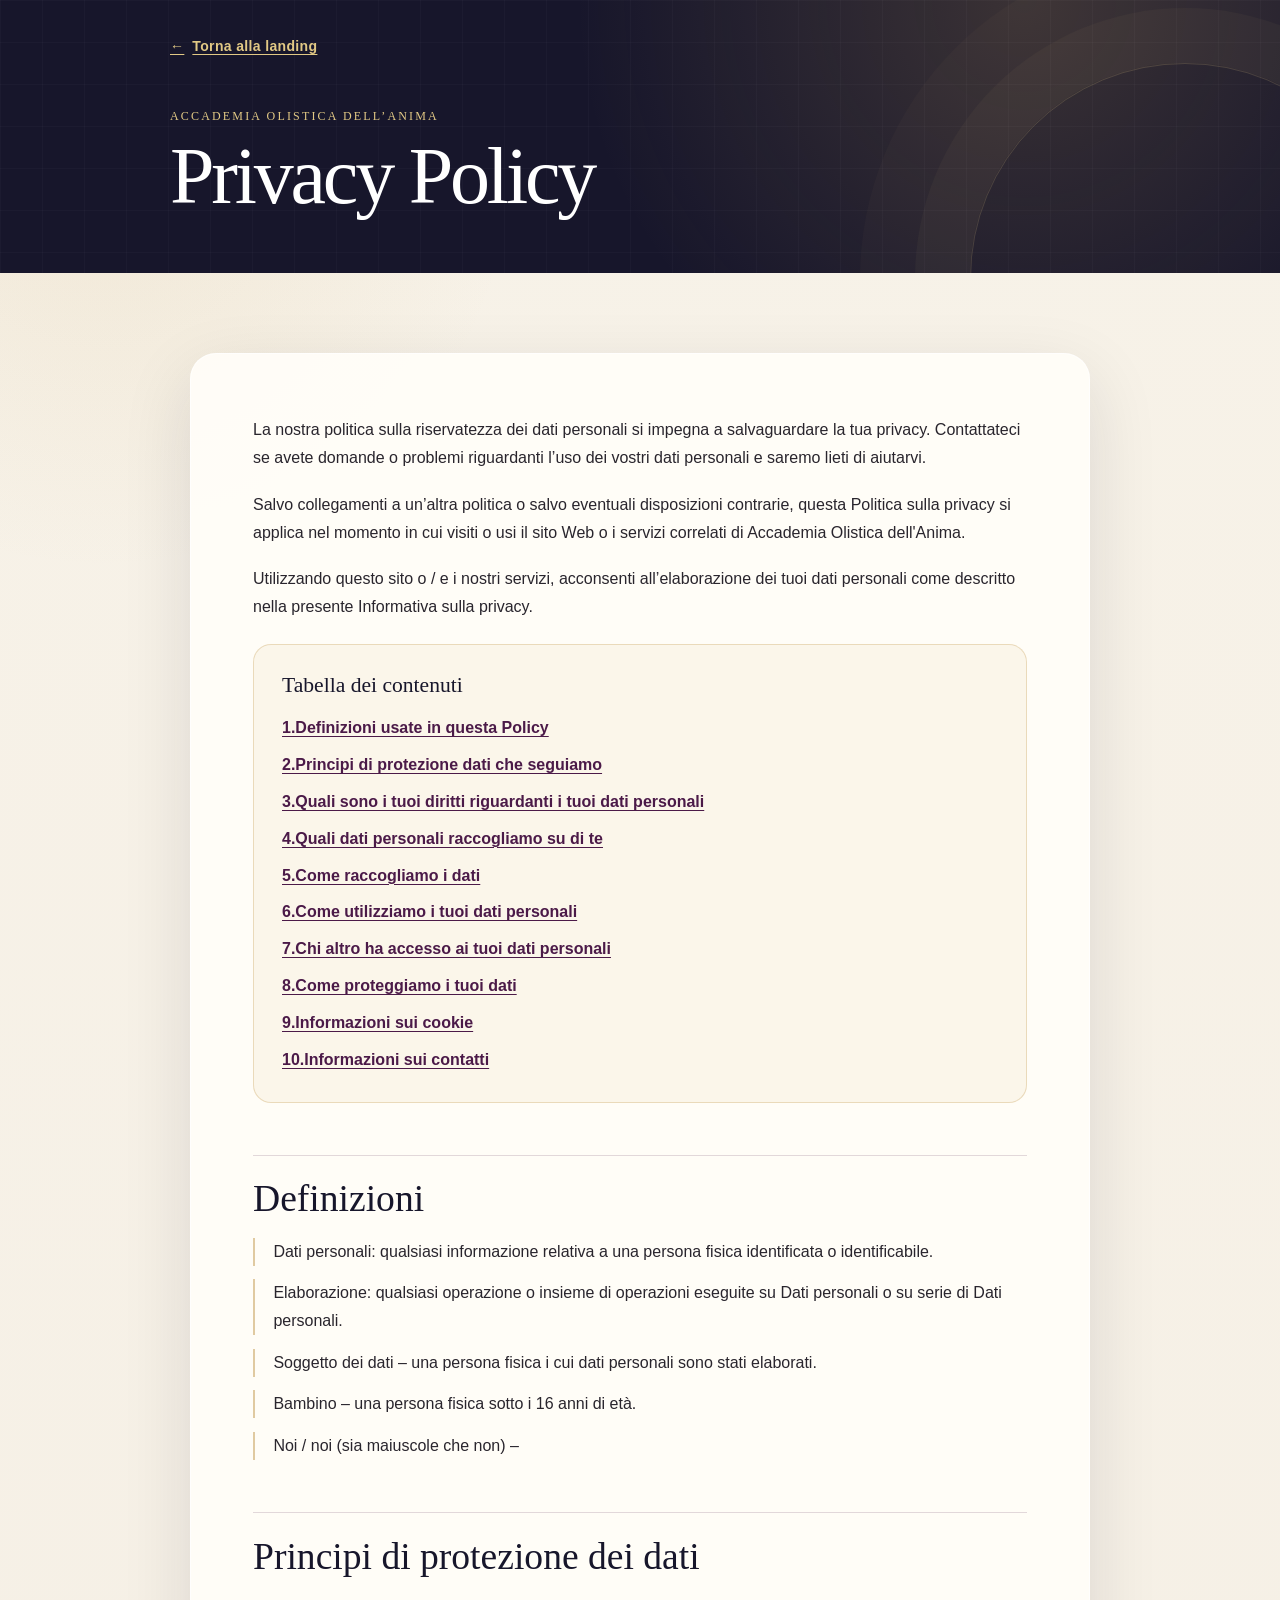
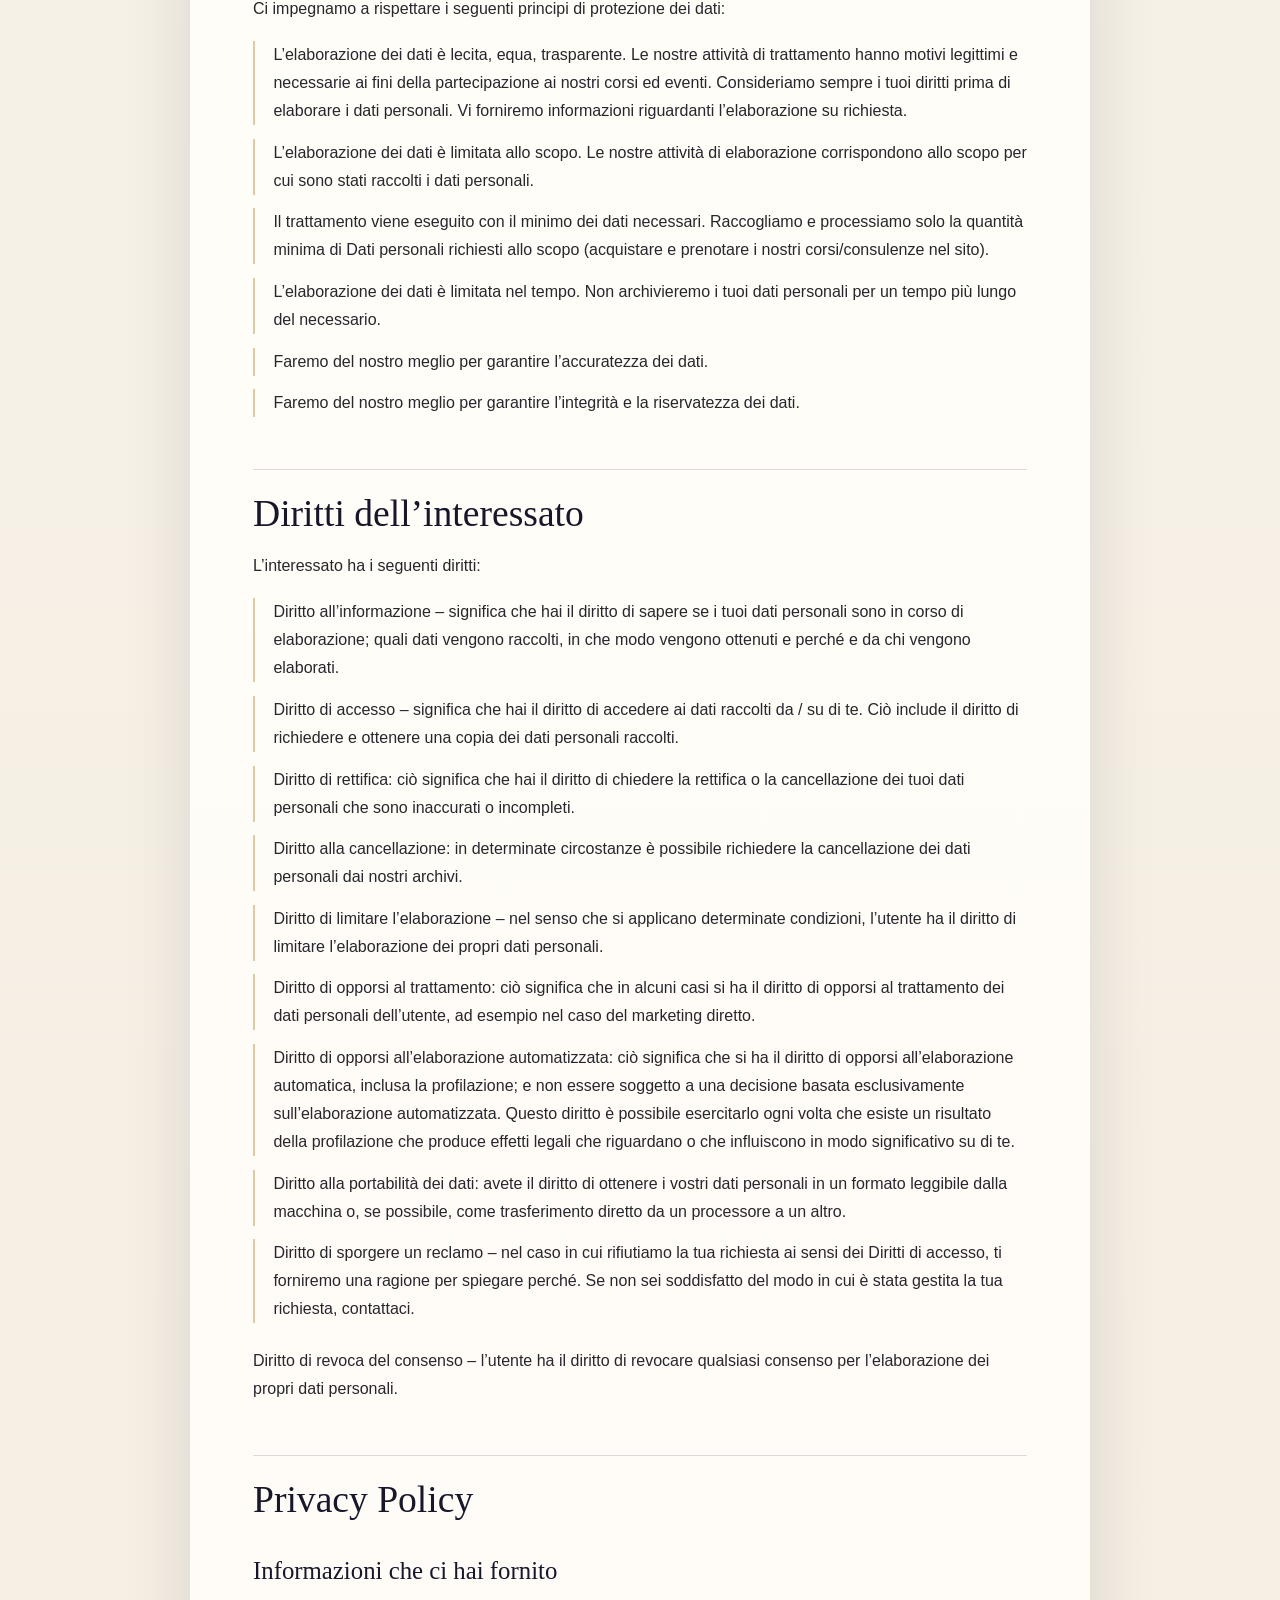
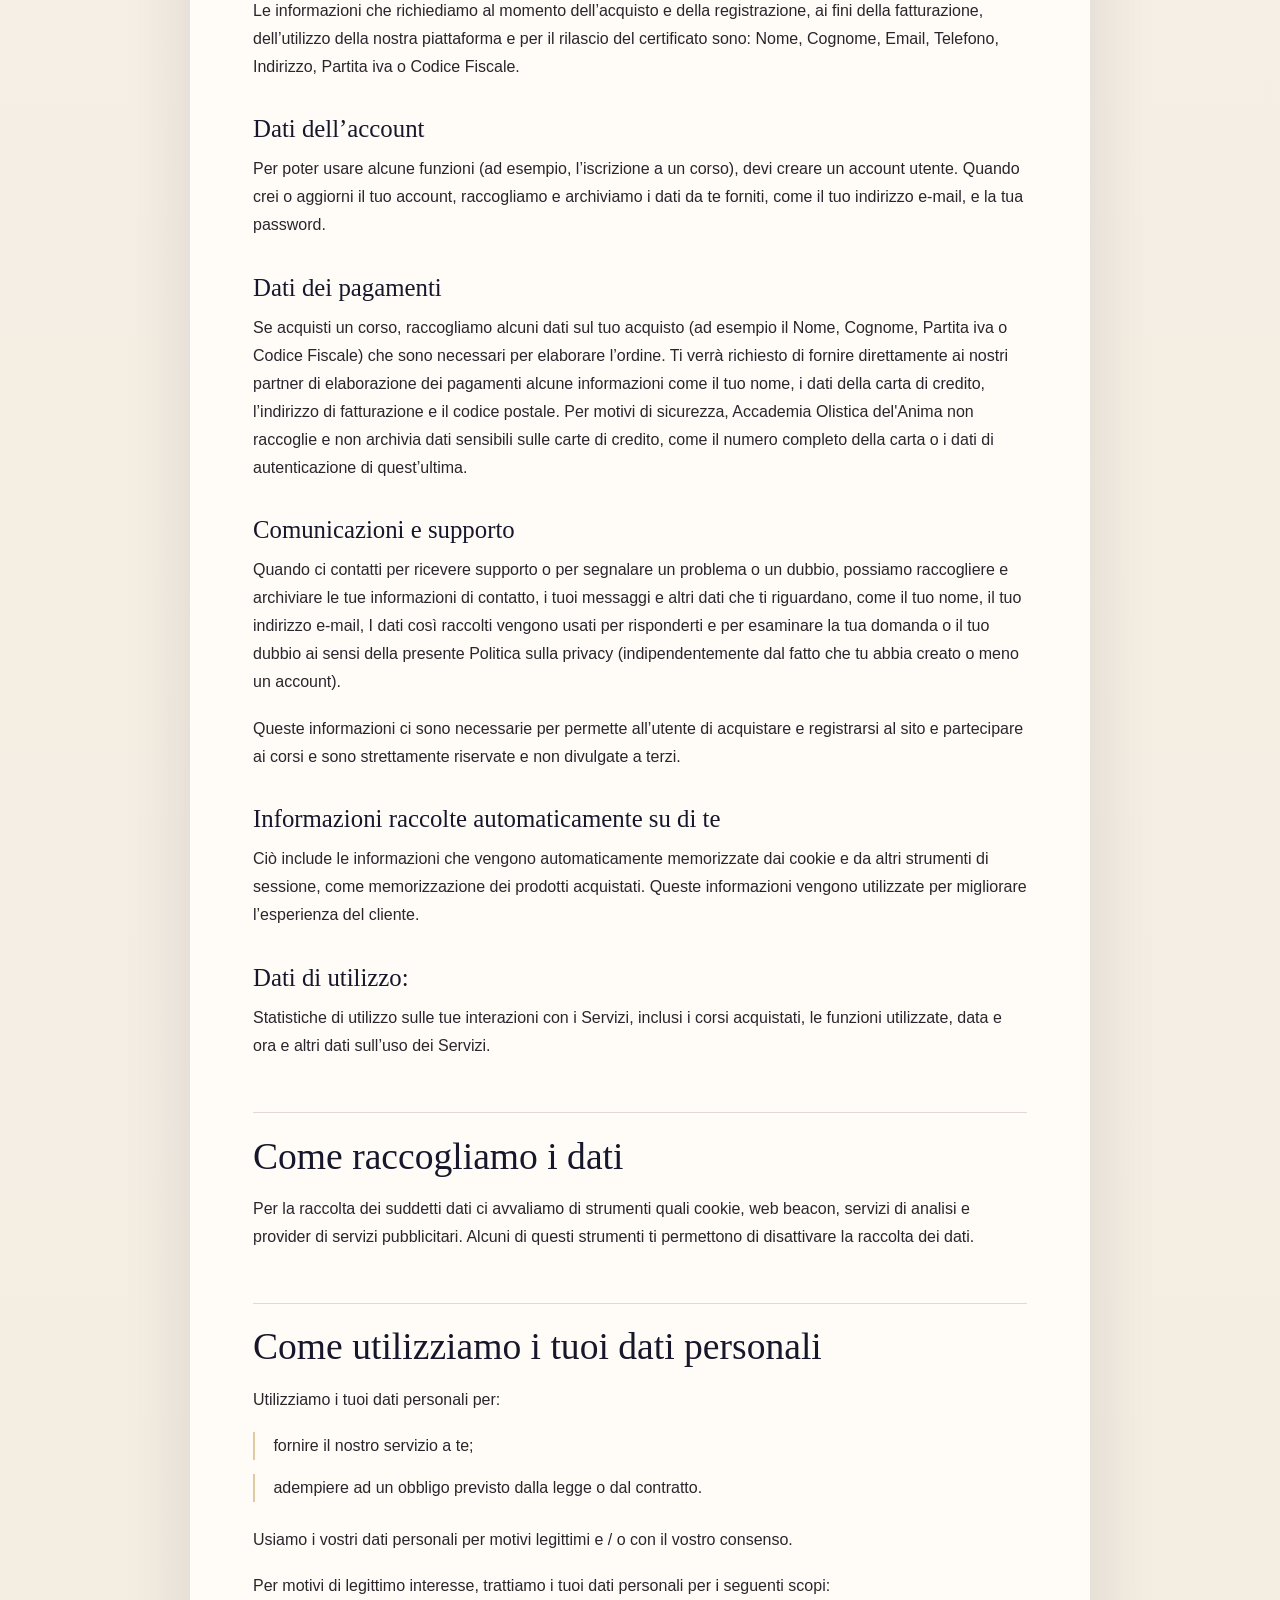
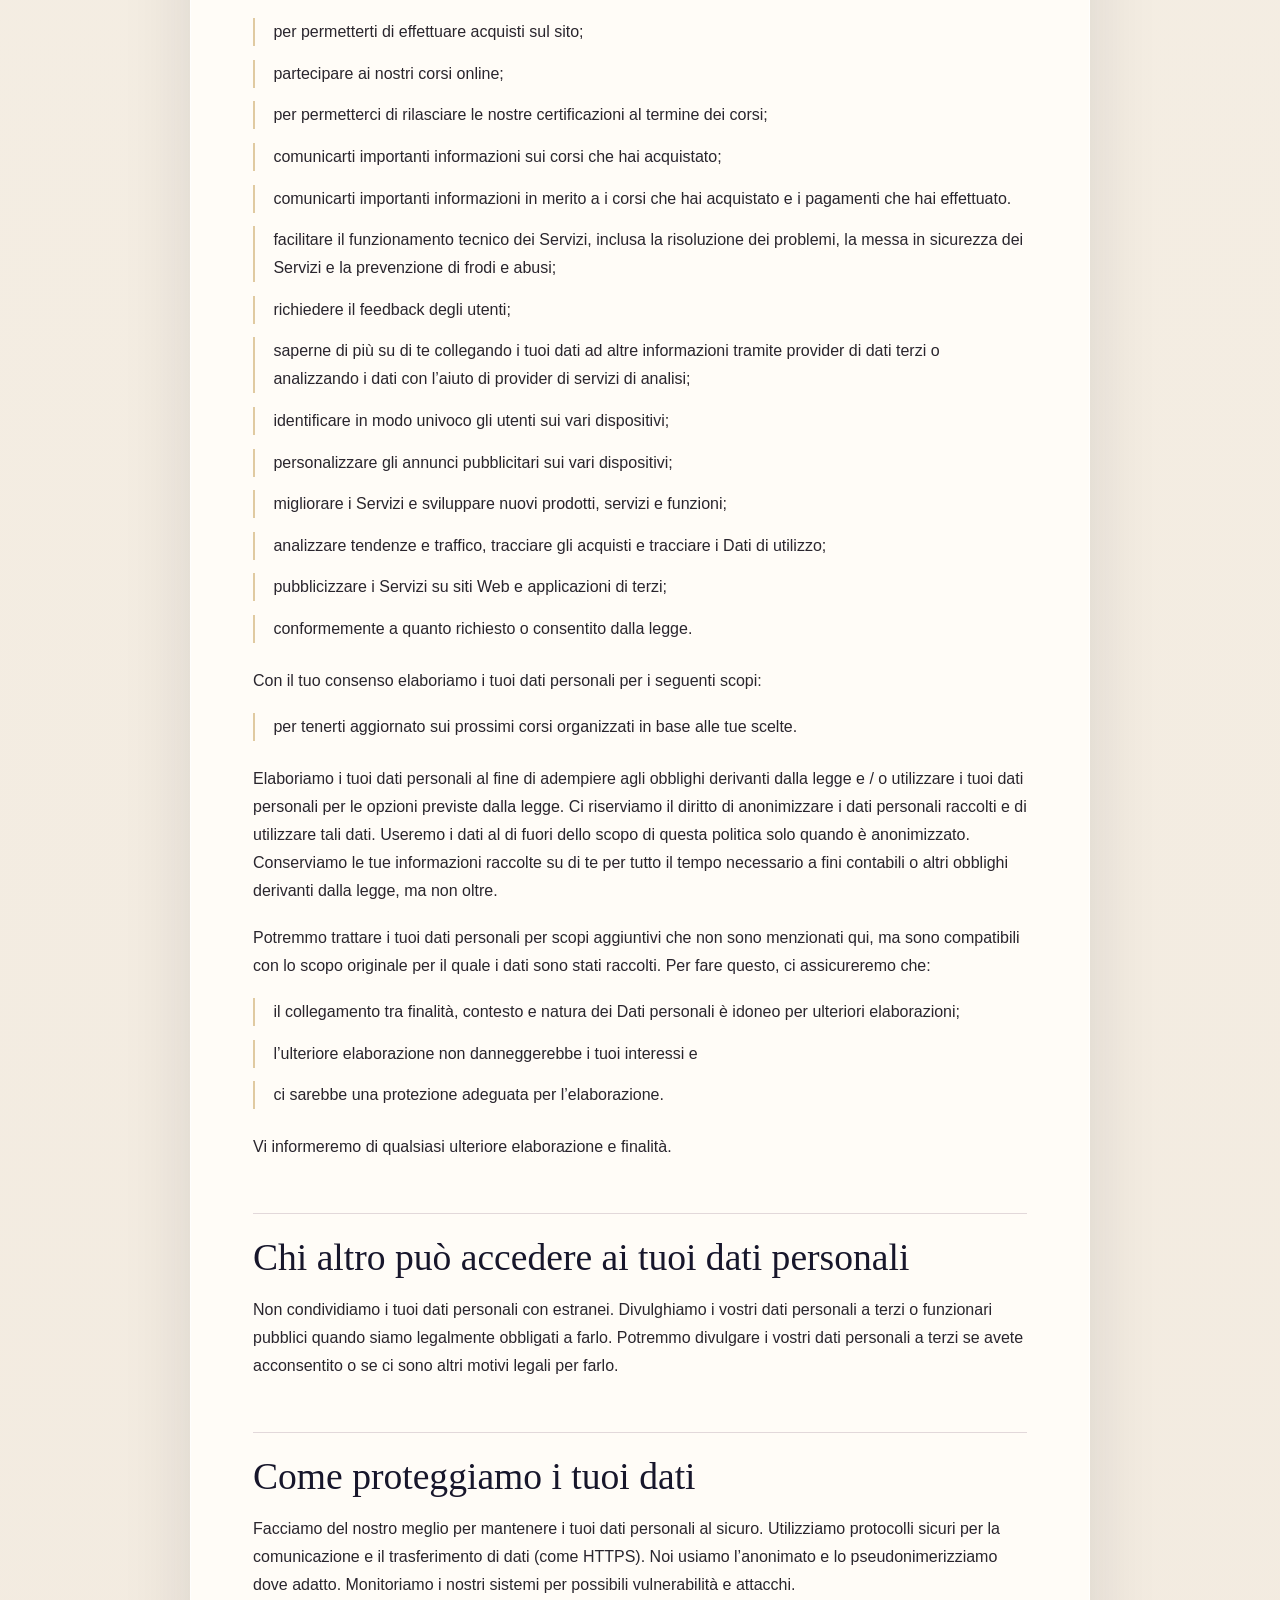
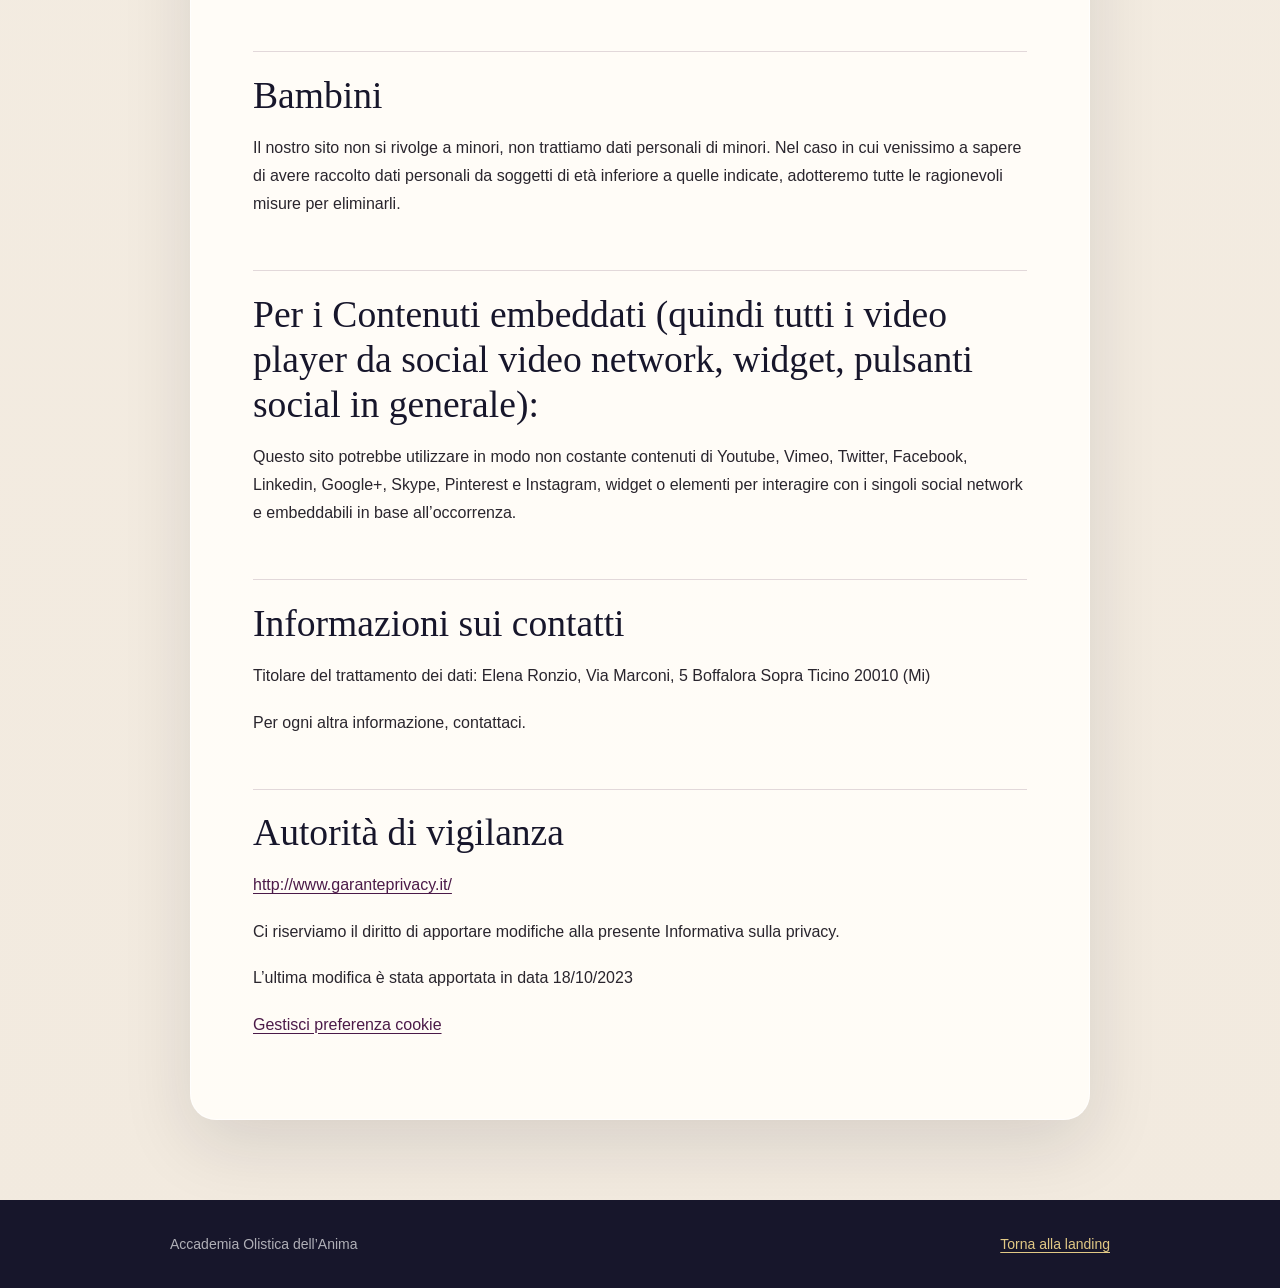
<file: privacy-policy.html>
<!doctype html>
<html lang="it">
<head>
  <meta charset="utf-8">
  <meta name="viewport" content="width=device-width, initial-scale=1">
  <title>Privacy Policy | Accademia Olistica dell’Anima</title>
  <meta name="description" content="Informativa sulla privacy di Accademia Olistica dell’Anima.">
  <meta name="robots" content="index,follow">
  <meta name="theme-color" content="#17162B">
  <link rel="icon" type="image/png" href="assets/images/logo-elena-ronzio.png">
  <link rel="stylesheet" href="css/legal.css">
</head>
<body>
  <a class="skip-link" href="#contenuto">Vai al contenuto</a>

  <header class="legal-header">
    <div class="legal-header__inner">
      <a class="back-link" href="index.html" target="_top"><span aria-hidden="true">←</span> Torna alla landing</a>
      <p class="legal-header__eyebrow">Accademia Olistica dell’Anima</p>
      <h1 id="document-title">Privacy Policy</h1>
    </div>
  </header>

  <main class="legal-main" id="contenuto">
    <article class="legal-document" aria-labelledby="document-title" id="legal-text">
      <p>La nostra politica sulla riservatezza dei dati personali si impegna a salvaguardare la tua privacy. Contattateci se avete domande o problemi riguardanti l’uso dei vostri dati personali e saremo lieti di aiutarvi.</p>

      <p>Salvo collegamenti a un’altra politica o salvo eventuali disposizioni contrarie, questa Politica sulla privacy si applica nel momento in cui visiti o usi il sito Web o i servizi correlati di Accademia Olistica dell'Anima.</p>

      <p>Utilizzando questo sito o / e i nostri servizi, acconsenti all’elaborazione dei tuoi dati personali come descritto nella presente Informativa sulla privacy.</p>

      <nav class="toc" aria-labelledby="toc-title">
        <h2 id="toc-title">Tabella dei contenuti</h2>
        <ol>
          <li><a href="#definizioni">1.Definizioni usate in questa Policy</a></li>
          <li><a href="#principi">2.Principi di protezione dati che seguiamo</a></li>
          <li><a href="#diritti">3.Quali sono i tuoi diritti riguardanti i tuoi dati personali</a></li>
          <li><a href="#dati-raccolti">4.Quali dati personali raccogliamo su di te</a></li>
          <li><a href="#raccolta">5.Come raccogliamo i dati</a></li>
          <li><a href="#utilizzo">6.Come utilizziamo i tuoi dati personali</a></li>
          <li><a href="#accesso">7.Chi altro ha accesso ai tuoi dati personali</a></li>
          <li><a href="#protezione">8.Come proteggiamo i tuoi dati</a></li>
          <li><a href="#cookie">9.Informazioni sui cookie</a></li>
          <li><a href="#contatti">10.Informazioni sui contatti</a></li>
        </ol>
      </nav>

      <h2 id="definizioni">Definizioni</h2>

      <ul class="definition-list">
        <li>Dati personali: qualsiasi informazione relativa a una persona fisica identificata o identificabile.</li>
        <li>Elaborazione: qualsiasi operazione o insieme di operazioni eseguite su Dati personali o su serie di Dati personali.</li>
        <li>Soggetto dei dati – una persona fisica i cui dati personali sono stati elaborati.</li>
        <li>Bambino – una persona fisica sotto i 16 anni di età.</li>
        <li>Noi / noi (sia maiuscole che non) –</li>
      </ul>

      <h2 id="principi">Principi di protezione dei dati</h2>

      <p>Ci impegnamo a rispettare i seguenti principi di protezione dei dati:</p>

      <ul class="policy-list">
        <li>L’elaborazione dei dati è lecita, equa, trasparente. Le nostre attività di trattamento hanno motivi legittimi e necessarie ai fini della partecipazione ai nostri corsi ed eventi. Consideriamo sempre i tuoi diritti prima di elaborare i dati personali. Vi forniremo informazioni riguardanti l’elaborazione su richiesta.</li>
        <li>L’elaborazione dei dati è limitata allo scopo. Le nostre attività di elaborazione corrispondono allo scopo per cui sono stati raccolti i dati personali.</li>
        <li>Il trattamento viene eseguito con il minimo dei dati necessari. Raccogliamo e processiamo solo la quantità minima di Dati personali richiesti allo scopo (acquistare e prenotare i nostri corsi/consulenze nel sito).</li>
        <li>L’elaborazione dei dati è limitata nel tempo. Non archivieremo i tuoi dati personali per un tempo più lungo del necessario.</li>
        <li>Faremo del nostro meglio per garantire l’accuratezza dei dati.</li>
        <li>Faremo del nostro meglio per garantire l’integrità e la riservatezza dei dati.</li>
      </ul>

      <h2 id="diritti">Diritti dell’interessato</h2>

      <p>L’interessato ha i seguenti diritti:</p>

      <ul class="policy-list">
        <li>Diritto all’informazione – significa che hai il diritto di sapere se i tuoi dati personali sono in corso di elaborazione; quali dati vengono raccolti, in che modo vengono ottenuti e perché e da chi vengono elaborati.</li>
        <li>Diritto di accesso – significa che hai il diritto di accedere ai dati raccolti da / su di te. Ciò include il diritto di richiedere e ottenere una copia dei dati personali raccolti.</li>
        <li>Diritto di rettifica: ciò significa che hai il diritto di chiedere la rettifica o la cancellazione dei tuoi dati personali che sono inaccurati o incompleti.</li>
        <li>Diritto alla cancellazione: in determinate circostanze è possibile richiedere la cancellazione dei dati personali dai nostri archivi.</li>
        <li>Diritto di limitare l’elaborazione – nel senso che si applicano determinate condizioni, l’utente ha il diritto di limitare l’elaborazione dei propri dati personali.</li>
        <li>Diritto di opporsi al trattamento: ciò significa che in alcuni casi si ha il diritto di opporsi al trattamento dei dati personali dell’utente, ad esempio nel caso del marketing diretto.</li>
        <li>Diritto di opporsi all’elaborazione automatizzata: ciò significa che si ha il diritto di opporsi all’elaborazione automatica, inclusa la profilazione; e non essere soggetto a una decisione basata esclusivamente sull’elaborazione automatizzata. Questo diritto è possibile esercitarlo ogni volta che esiste un risultato della profilazione che produce effetti legali che riguardano o che influiscono in modo significativo su di te.</li>
        <li>Diritto alla portabilità dei dati: avete il diritto di ottenere i vostri dati personali in un formato leggibile dalla macchina o, se possibile, come trasferimento diretto da un processore a un altro.</li>
        <li>Diritto di sporgere un reclamo – nel caso in cui rifiutiamo la tua richiesta ai sensi dei Diritti di accesso, ti forniremo una ragione per spiegare perché. Se non sei soddisfatto del modo in cui è stata gestita la tua richiesta, contattaci.</li>
      </ul>

      <p>Diritto di revoca del consenso – l’utente ha il diritto di revocare qualsiasi consenso per l’elaborazione dei propri dati personali.</p>

      <h2 id="dati-raccolti">Privacy Policy</h2>

      <h3>Informazioni che ci hai fornito</h3>

      <p>Le informazioni che richiediamo al momento dell’acquisto e della registrazione, ai fini della fatturazione, dell’utilizzo della nostra piattaforma e per il rilascio del certificato sono: Nome, Cognome, Email, Telefono, Indirizzo, Partita iva o Codice Fiscale.</p>

      <h3>Dati dell’account</h3>
      <p>Per poter usare alcune funzioni (ad esempio, l’iscrizione a un corso), devi creare un account utente. Quando crei o aggiorni il tuo account, raccogliamo e archiviamo i dati da te forniti, come il tuo indirizzo e-mail, e la tua password.</p>

      <h3>Dati dei pagamenti</h3>
      <p>Se acquisti un corso, raccogliamo alcuni dati sul tuo acquisto (ad esempio il Nome, Cognome, Partita iva o Codice Fiscale) che sono necessari per elaborare l’ordine. Ti verrà richiesto di fornire direttamente ai nostri partner di elaborazione dei pagamenti alcune informazioni come il tuo nome, i dati della carta di credito, l’indirizzo di fatturazione e il codice postale. Per motivi di sicurezza, Accademia Olistica del'Anima non raccoglie e non archivia dati sensibili sulle carte di credito, come il numero completo della carta o i dati di autenticazione di quest’ultima.</p>

      <h3>Comunicazioni e supporto</h3>
      <p>Quando ci contatti per ricevere supporto o per segnalare un problema o un dubbio, possiamo raccogliere e archiviare le tue informazioni di contatto, i tuoi messaggi e altri dati che ti riguardano, come il tuo nome, il tuo indirizzo e-mail, I dati così raccolti vengono usati per risponderti e per esaminare la tua domanda o il tuo dubbio ai sensi della presente Politica sulla privacy (indipendentemente dal fatto che tu abbia creato o meno un account).</p>

      <p>Queste informazioni ci sono necessarie per permette all’utente di acquistare e registrarsi al sito e partecipare ai corsi e sono strettamente riservate e non divulgate a terzi.</p>

      <h3 id="cookie">Informazioni raccolte automaticamente su di te</h3>

      <p>Ciò include le informazioni che vengono automaticamente memorizzate dai cookie e da altri strumenti di sessione, come memorizzazione dei prodotti acquistati. Queste informazioni vengono utilizzate per migliorare l’esperienza del cliente.</p>

      <h3>Dati di utilizzo:</h3>
      <p>Statistiche di utilizzo sulle tue interazioni con i Servizi, inclusi i corsi acquistati, le funzioni utilizzate, data e ora e altri dati sull’uso dei Servizi.</p>

      <h2 id="raccolta">Come raccogliamo i dati</h2>

      <p>Per la raccolta dei suddetti dati ci avvaliamo di strumenti quali cookie, web beacon, servizi di analisi e provider di servizi pubblicitari. Alcuni di questi strumenti ti permettono di disattivare la raccolta dei dati.</p>

      <h2 id="utilizzo">Come utilizziamo i tuoi dati personali</h2>

      <p>Utilizziamo i tuoi dati personali per:</p>

      <ul class="plain-list">
        <li>fornire il nostro servizio a te;</li>
        <li>adempiere ad un obbligo previsto dalla legge o dal contratto.</li>
      </ul>

      <p>Usiamo i vostri dati personali per motivi legittimi e / o con il vostro consenso.</p>

      <p>Per motivi di legittimo interesse, trattiamo i tuoi dati personali per i seguenti scopi:</p>

      <ul class="plain-list">
        <li>per permetterti di effettuare acquisti sul sito;</li>
        <li>partecipare ai nostri corsi online;</li>
        <li>per permetterci di rilasciare le nostre certificazioni al termine dei corsi;</li>
        <li>comunicarti importanti informazioni sui corsi che hai acquistato;</li>
        <li>comunicarti importanti informazioni in merito a i corsi che hai acquistato e i pagamenti che hai effettuato.</li>
        <li>facilitare il funzionamento tecnico dei Servizi, inclusa la risoluzione dei problemi, la messa in sicurezza dei Servizi e la prevenzione di frodi e abusi;</li>
        <li>richiedere il feedback degli utenti;</li>
        <li>saperne di più su di te collegando i tuoi dati ad altre informazioni tramite provider di dati terzi o analizzando i dati con l’aiuto di provider di servizi di analisi;</li>
        <li>identificare in modo univoco gli utenti sui vari dispositivi;</li>
        <li>personalizzare gli annunci pubblicitari sui vari dispositivi;</li>
        <li>migliorare i Servizi e sviluppare nuovi prodotti, servizi e funzioni;</li>
        <li>analizzare tendenze e traffico, tracciare gli acquisti e tracciare i Dati di utilizzo;</li>
        <li>pubblicizzare i Servizi su siti Web e applicazioni di terzi;</li>
        <li>conformemente a quanto richiesto o consentito dalla legge.</li>
      </ul>

      <p>Con il tuo consenso elaboriamo i tuoi dati personali per i seguenti scopi:</p>

      <ul class="plain-list">
        <li>per tenerti aggiornato sui prossimi corsi organizzati in base alle tue scelte.</li>
      </ul>

      <p>Elaboriamo i tuoi dati personali al fine di adempiere agli obblighi derivanti dalla legge e / o utilizzare i tuoi dati personali per le opzioni previste dalla legge. Ci riserviamo il diritto di anonimizzare i dati personali raccolti e di utilizzare tali dati. Useremo i dati al di fuori dello scopo di questa politica solo quando è anonimizzato. Conserviamo le tue informazioni raccolte su di te per tutto il tempo necessario a fini contabili o altri obblighi derivanti dalla legge, ma non oltre.</p>

      <p>Potremmo trattare i tuoi dati personali per scopi aggiuntivi che non sono menzionati qui, ma sono compatibili con lo scopo originale per il quale i dati sono stati raccolti. Per fare questo, ci assicureremo che:</p>

      <ul class="plain-list">
        <li>il collegamento tra finalità, contesto e natura dei Dati personali è idoneo per ulteriori elaborazioni;</li>
        <li>l’ulteriore elaborazione non danneggerebbe i tuoi interessi e</li>
        <li>ci sarebbe una protezione adeguata per l’elaborazione.</li>
      </ul>

      <p>Vi informeremo di qualsiasi ulteriore elaborazione e finalità.</p>

      <h2 id="accesso">Chi altro può accedere ai tuoi dati personali</h2>

      <p>Non condividiamo i tuoi dati personali con estranei. Divulghiamo i vostri dati personali a terzi o funzionari pubblici quando siamo legalmente obbligati a farlo. Potremmo divulgare i vostri dati personali a terzi se avete acconsentito o se ci sono altri motivi legali per farlo.</p>

      <h2 id="protezione">Come proteggiamo i tuoi dati</h2>

      <p>Facciamo del nostro meglio per mantenere i tuoi dati personali al sicuro. Utilizziamo protocolli sicuri per la comunicazione e il trasferimento di dati (come HTTPS). Noi usiamo l’anonimato e lo pseudonimerizziamo dove adatto. Monitoriamo i nostri sistemi per possibili vulnerabilità e attacchi.</p>

      <h2>Bambini</h2>

      <p>Il nostro sito non si rivolge a minori, non trattiamo dati personali di minori. Nel caso in cui venissimo a sapere di avere raccolto dati personali da soggetti di età inferiore a quelle indicate, adotteremo tutte le ragionevoli misure per eliminarli.</p>

      <h2>Per i Contenuti embeddati (quindi tutti i video player da social video network, widget, pulsanti social in generale):</h2>

      <p>Questo sito potrebbe utilizzare in modo non costante contenuti di Youtube, Vimeo, Twitter, Facebook, Linkedin, Google+, Skype, Pinterest e Instagram, widget o elementi per interagire con i singoli social network e embeddabili in base all’occorrenza.</p>

      <h2 id="contatti">Informazioni sui contatti</h2>

      <p>Titolare del trattamento dei dati: Elena Ronzio, Via Marconi, 5 Boffalora Sopra Ticino 20010 (Mi)</p>

      <p>Per ogni altra informazione, contattaci.</p>

      <h2>Autorità di vigilanza</h2>

      <p><a href="http://www.garanteprivacy.it/">http://www.garanteprivacy.it/</a></p>

      <p>Ci riserviamo il diritto di apportare modifiche alla presente Informativa sulla privacy.</p>

      <p>L’ultima modifica è stata apportata in data 18/10/2023</p>

      <p><a href="cookie-policy.html">Gestisci preferenza cookie</a></p>
    </article>
  </main>

  <footer class="legal-footer">
    <div class="legal-footer__inner">
      <p>Accademia Olistica dell’Anima</p>
      <a href="index.html" target="_top">Torna alla landing</a>
    </div>
  </footer>
</body>
</html>
</file>
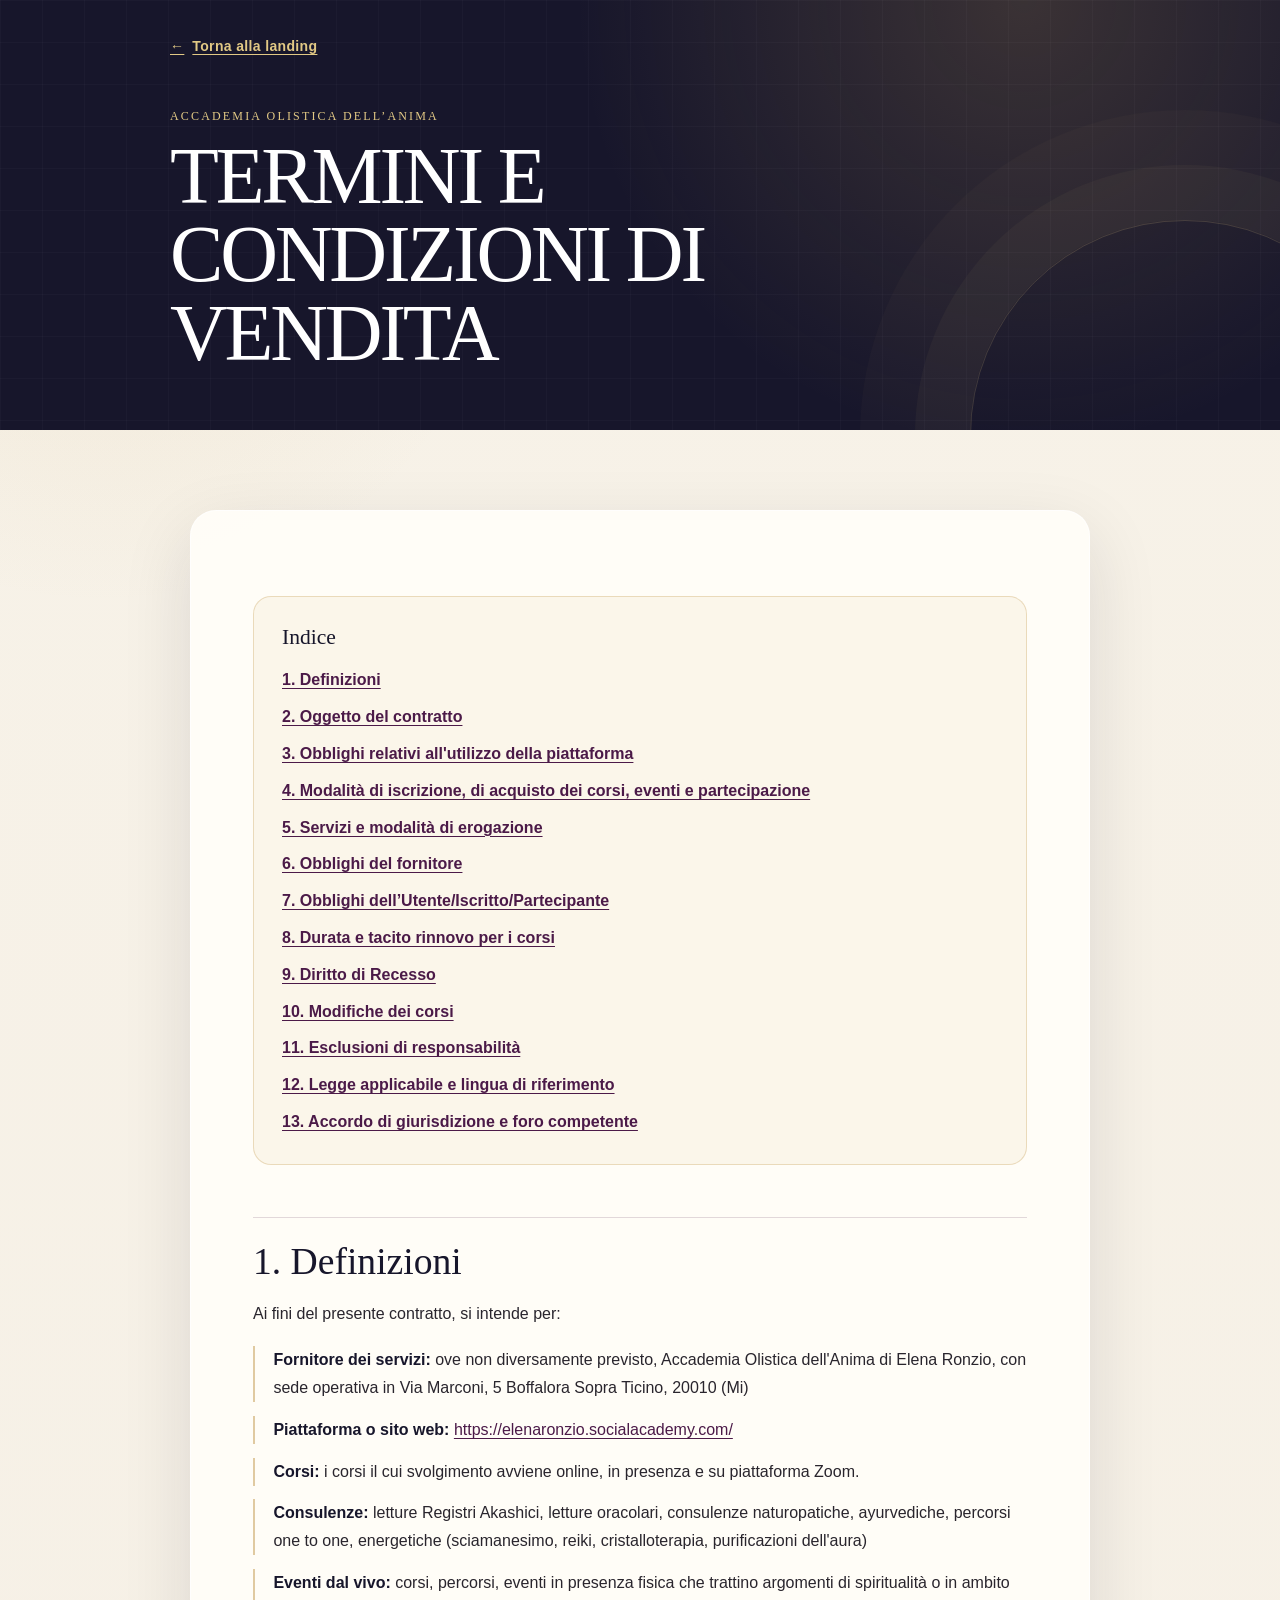
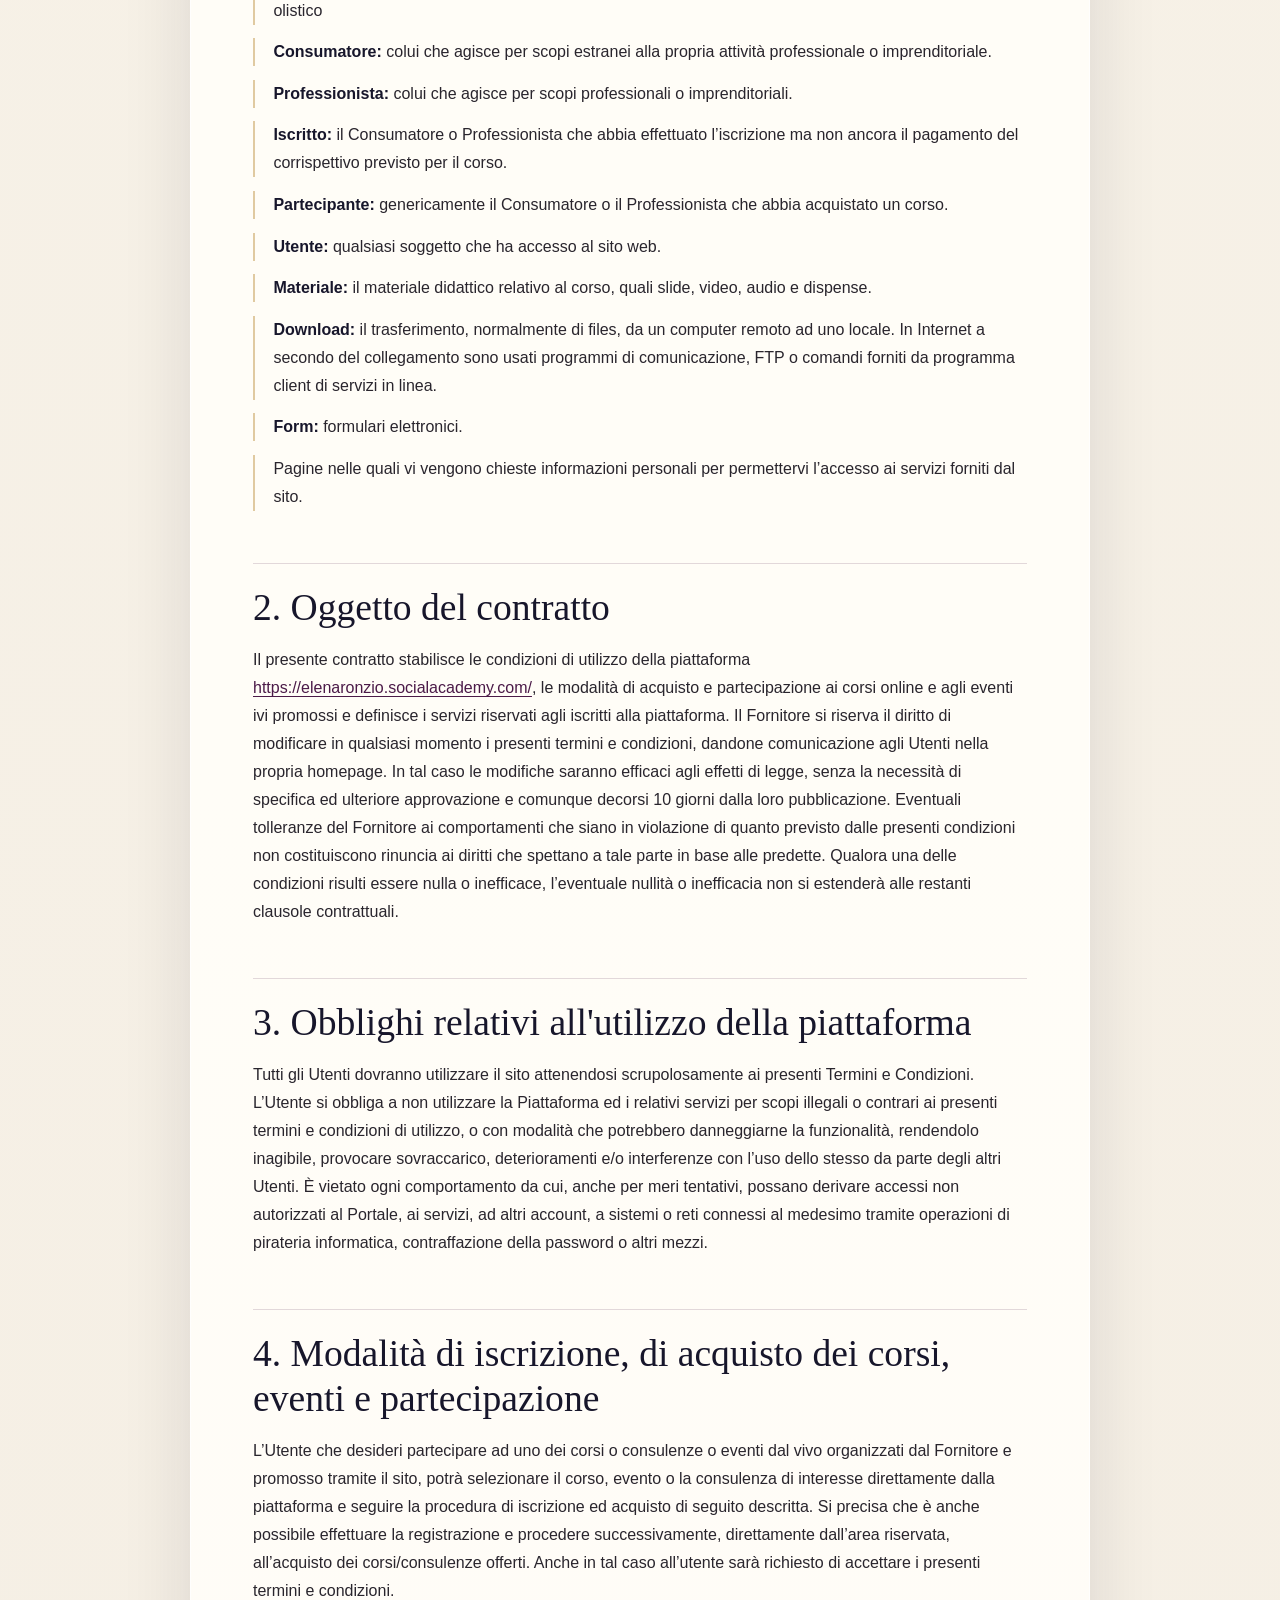
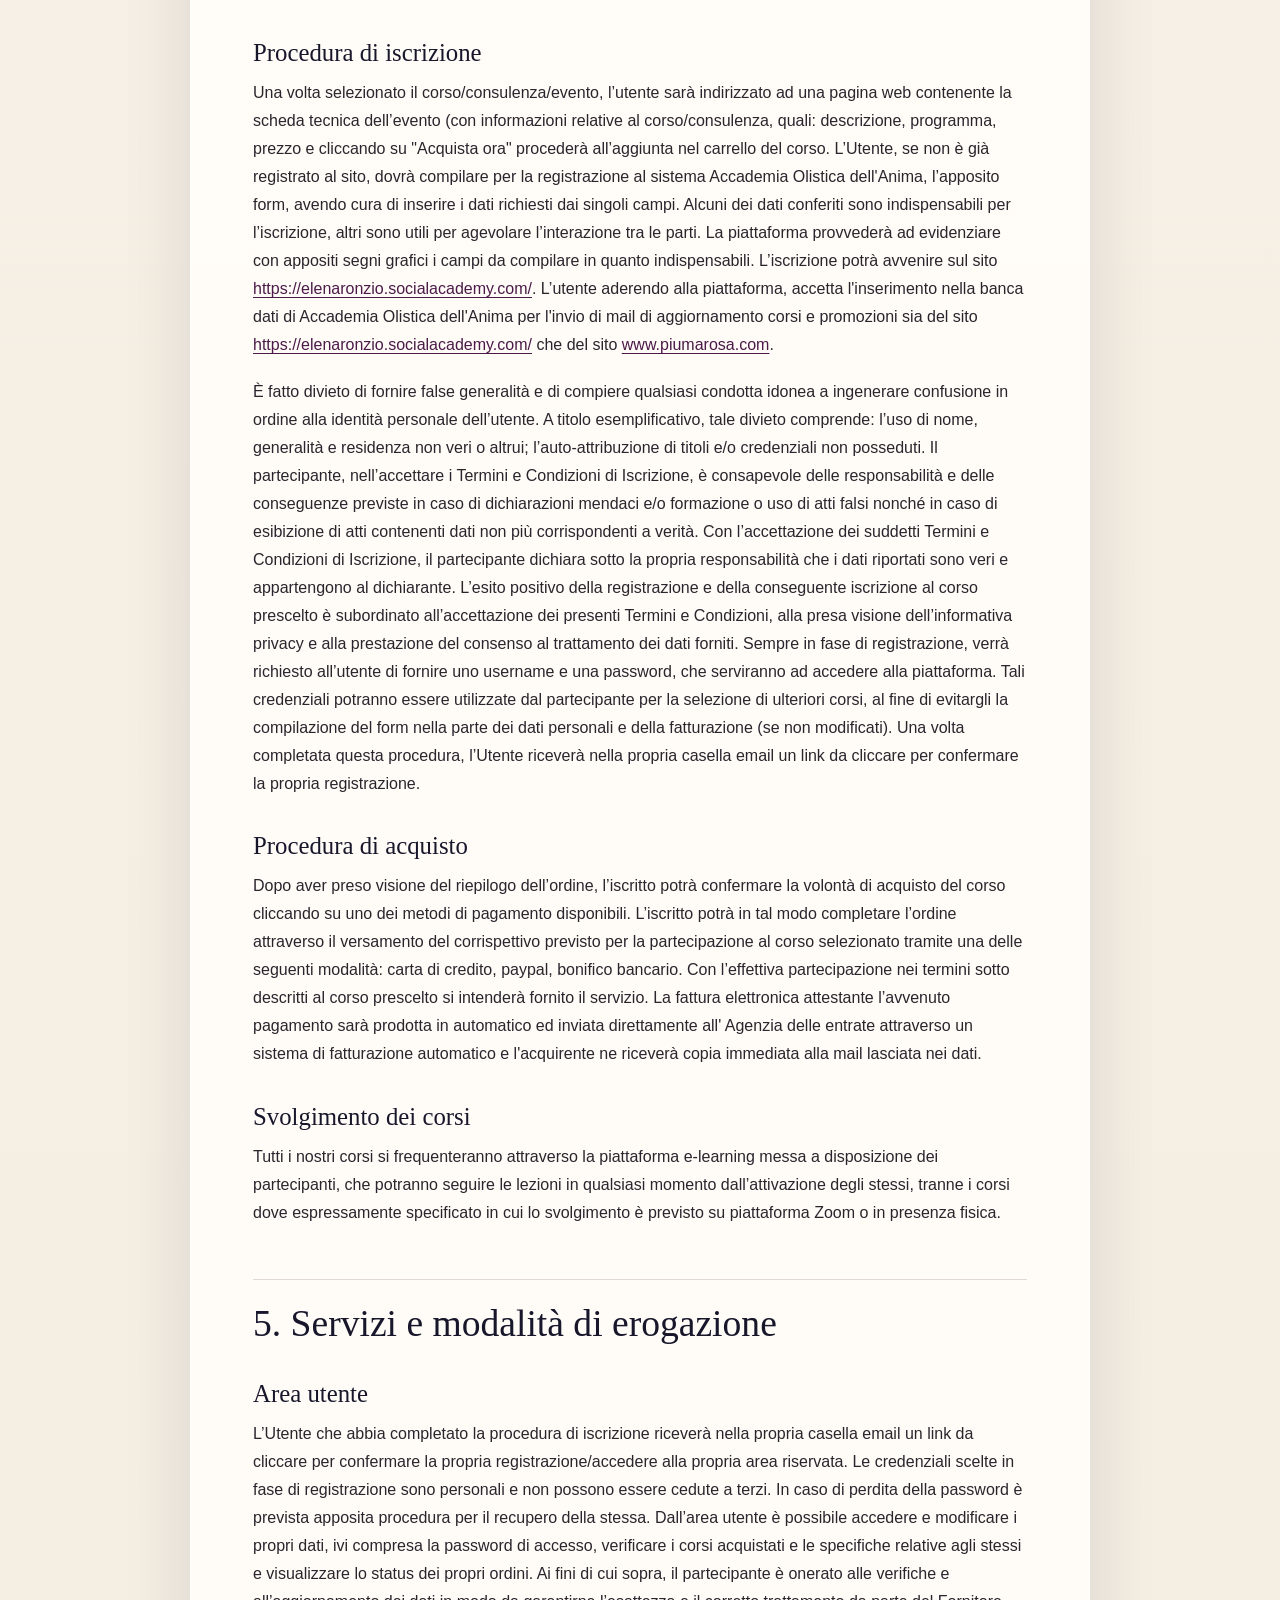
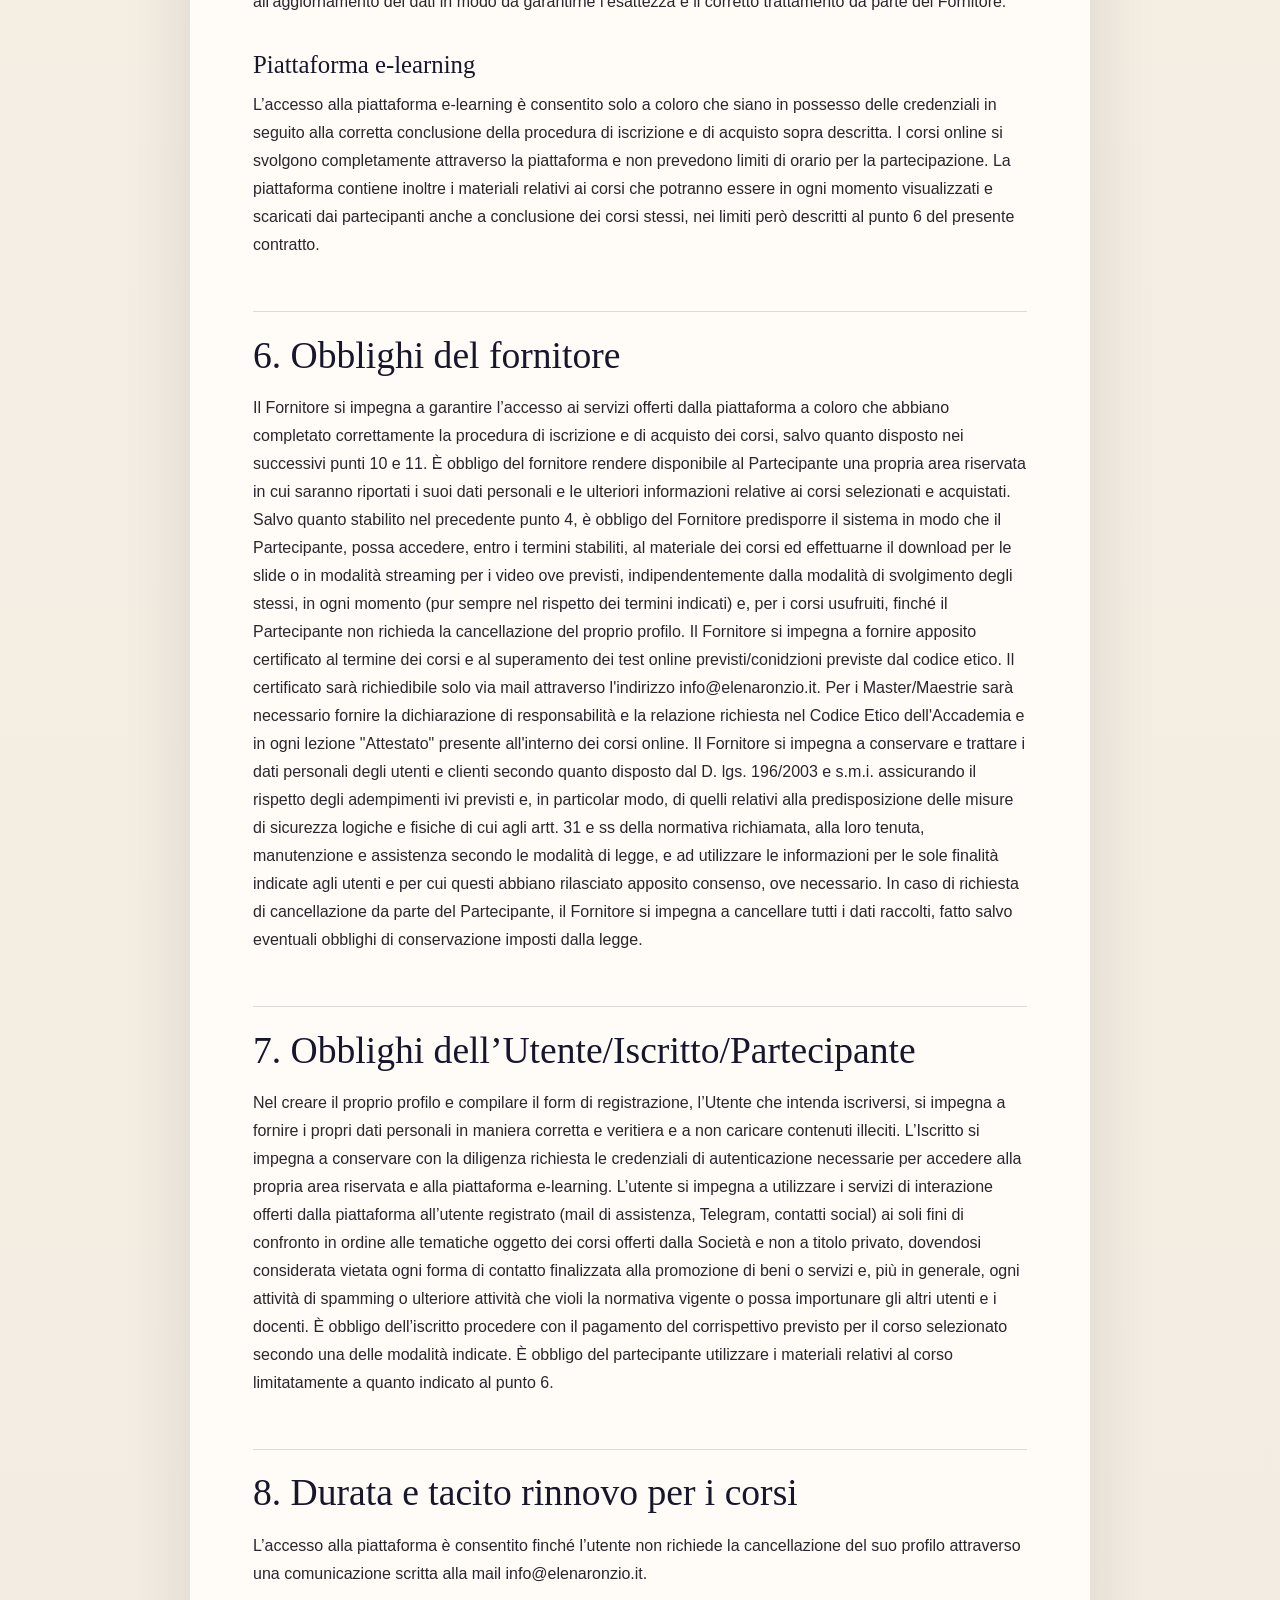
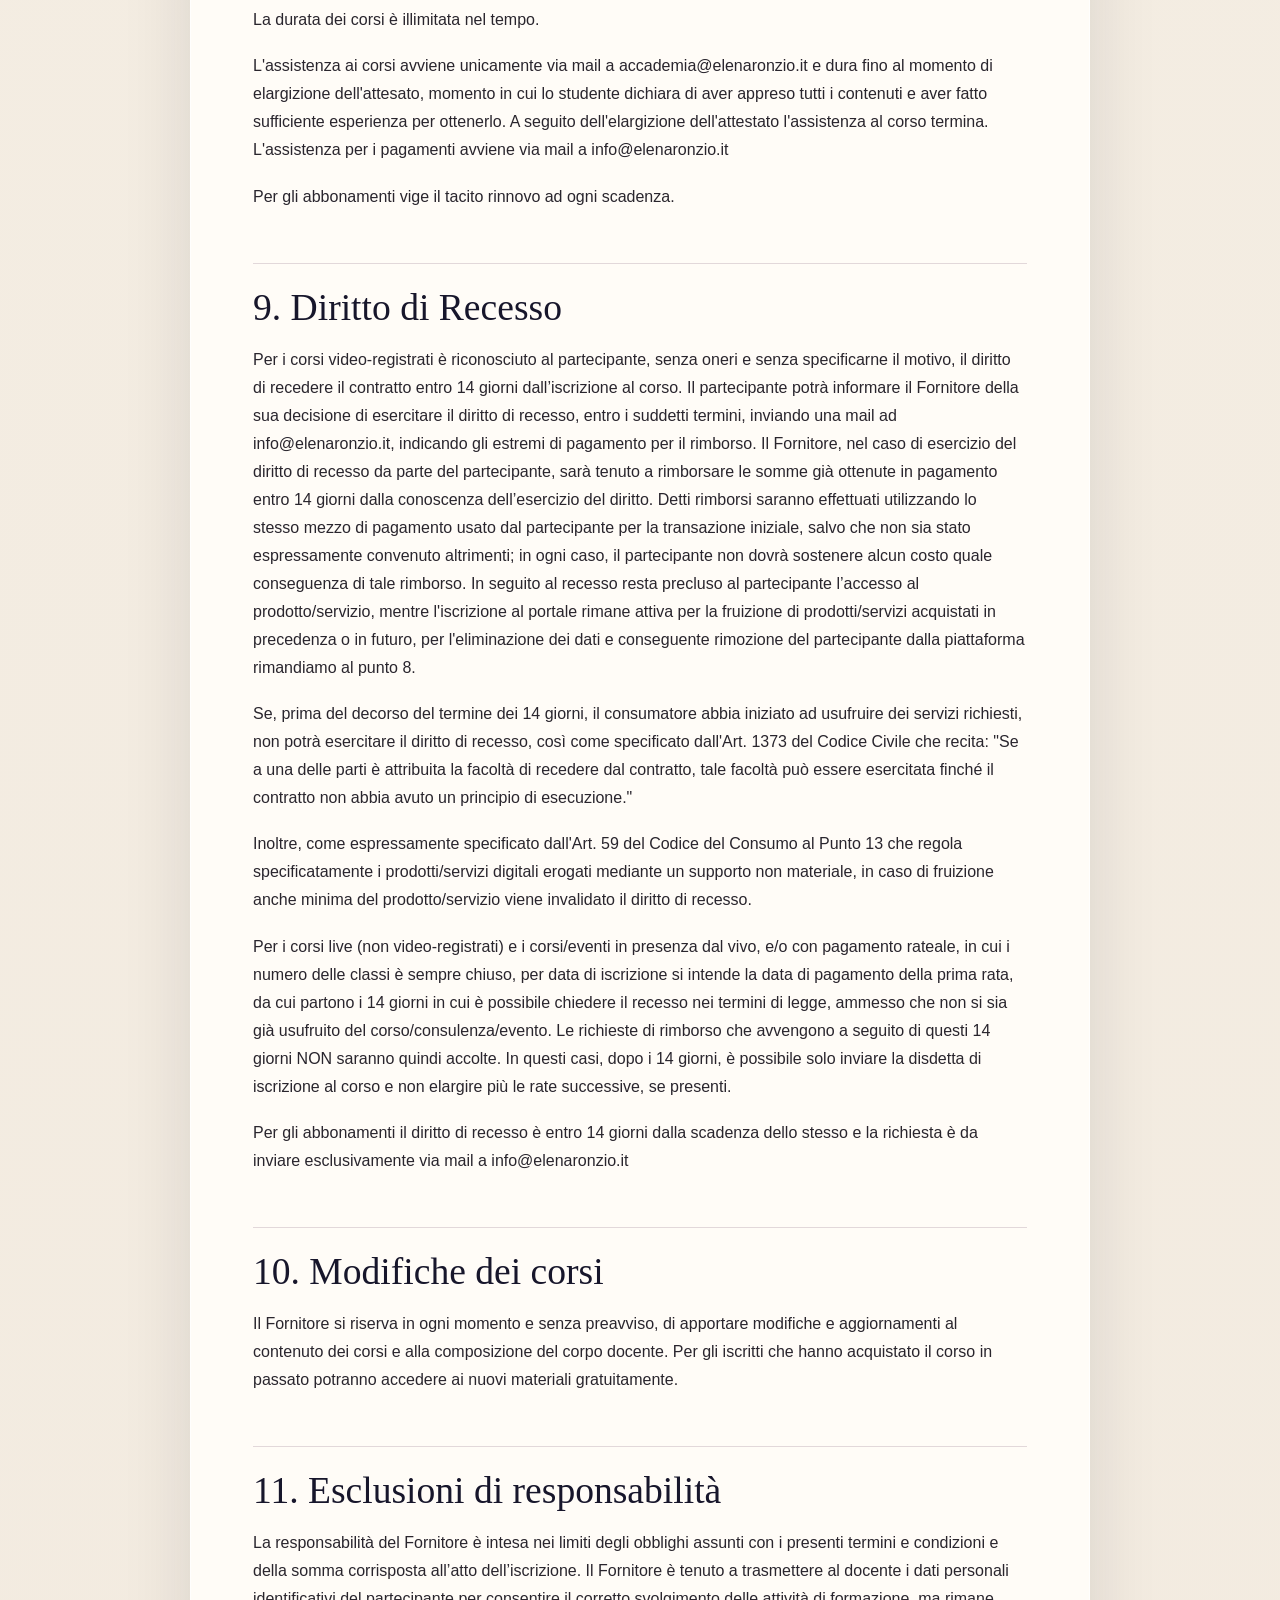
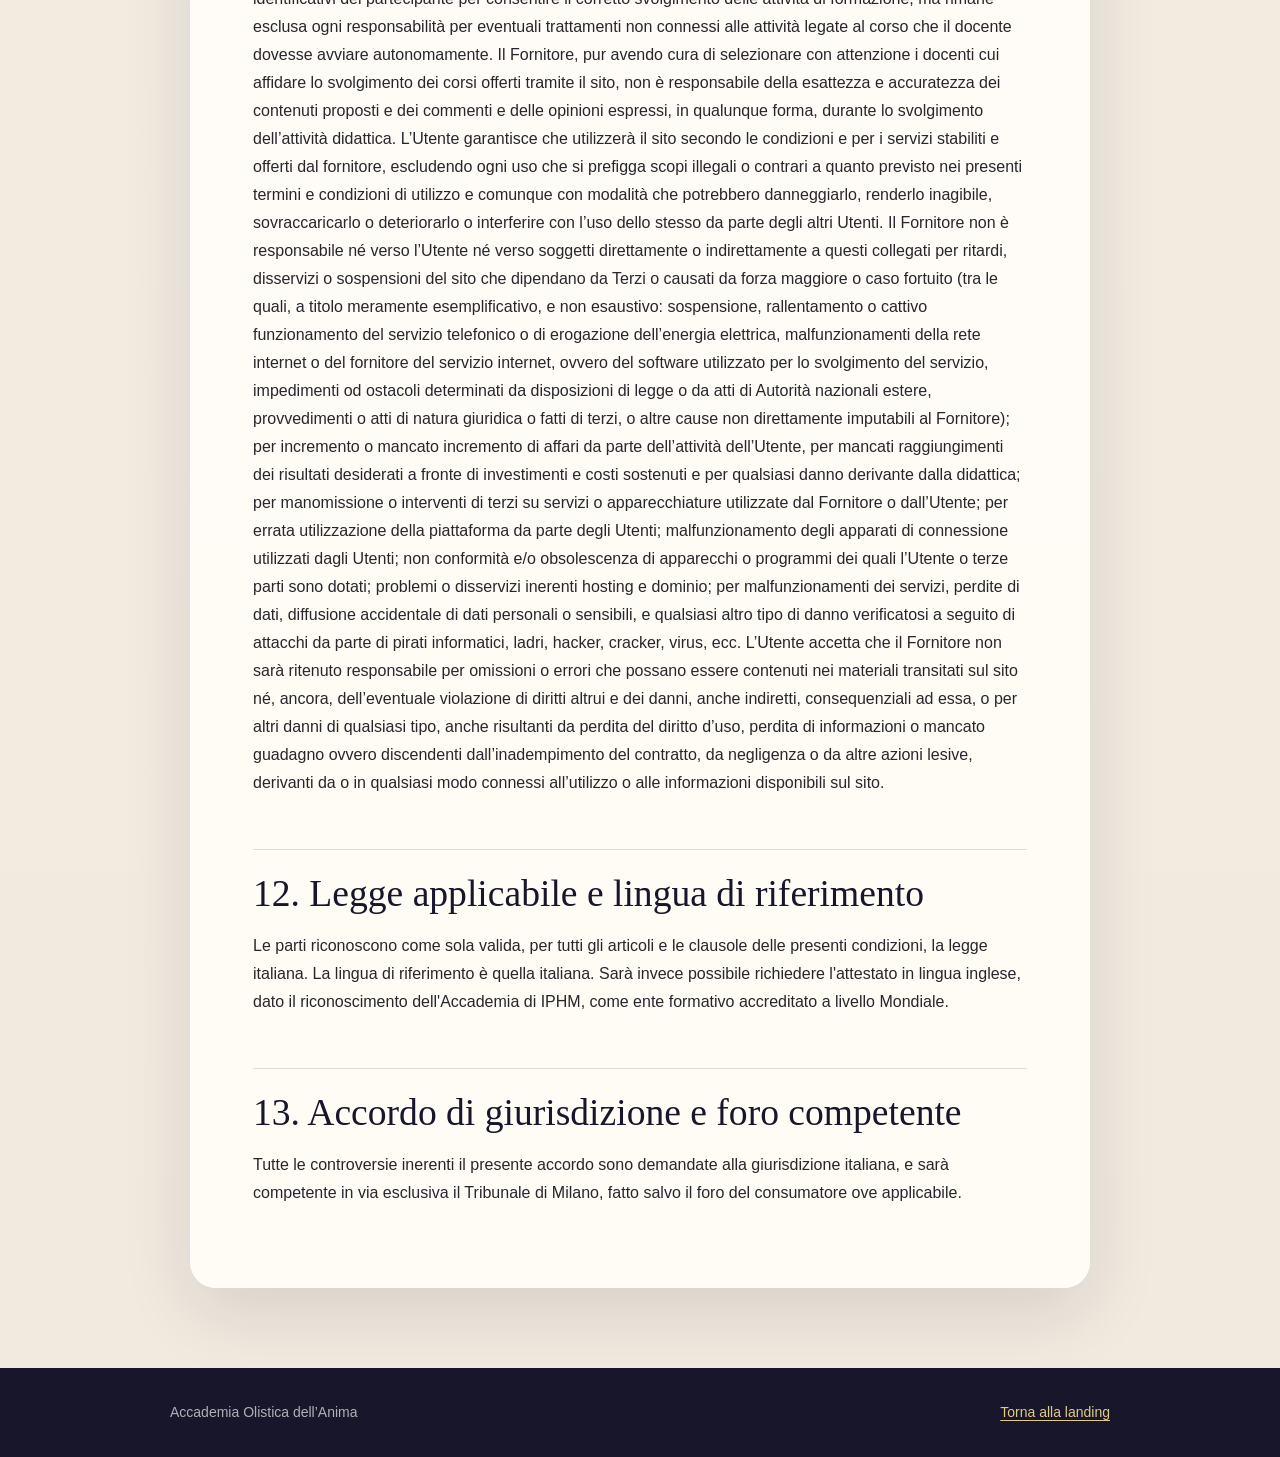
<file: termini-condizioni.html>
<!doctype html>
<html lang="it">
<head>
  <meta charset="utf-8">
  <meta name="viewport" content="width=device-width, initial-scale=1">
  <title>Termini e condizioni di vendita | Accademia Olistica dell’Anima</title>
  <meta name="description" content="Termini e condizioni di vendita di Accademia Olistica dell’Anima.">
  <meta name="robots" content="index,follow">
  <meta name="theme-color" content="#17162B">
  <link rel="icon" type="image/png" href="assets/images/logo-elena-ronzio.png">
  <link rel="stylesheet" href="css/legal.css">
</head>
<body>
  <a class="skip-link" href="#contenuto">Vai al contenuto</a>

  <header class="legal-header">
    <div class="legal-header__inner">
      <a class="back-link" href="index.html" target="_top"><span aria-hidden="true">←</span> Torna alla landing</a>
      <p class="legal-header__eyebrow">Accademia Olistica dell’Anima</p>
      <h1 id="document-title">TERMINI E CONDIZIONI DI VENDITA</h1>
    </div>
  </header>

  <main class="legal-main" id="contenuto">
    <article class="legal-document" aria-labelledby="document-title" id="legal-text">
      <nav class="toc" aria-label="Indice dei termini e condizioni">
        <h2>Indice</h2>
        <ol>
          <li><a href="#definizioni">1. Definizioni</a></li>
          <li><a href="#oggetto">2. Oggetto del contratto</a></li>
          <li><a href="#uso-piattaforma">3. Obblighi relativi all'utilizzo della piattaforma</a></li>
          <li><a href="#iscrizione-acquisto">4. Modalità di iscrizione, di acquisto dei corsi, eventi e partecipazione</a></li>
          <li><a href="#servizi">5. Servizi e modalità di erogazione</a></li>
          <li><a href="#obblighi-fornitore">6. Obblighi del fornitore</a></li>
          <li><a href="#obblighi-utente">7. Obblighi dell’Utente/Iscritto/Partecipante</a></li>
          <li><a href="#durata">8. Durata e tacito rinnovo per i corsi</a></li>
          <li><a href="#recesso">9. Diritto di Recesso</a></li>
          <li><a href="#modifiche">10. Modifiche dei corsi</a></li>
          <li><a href="#responsabilita">11. Esclusioni di responsabilità</a></li>
          <li><a href="#legge">12. Legge applicabile e lingua di riferimento</a></li>
          <li><a href="#foro">13. Accordo di giurisdizione e foro competente</a></li>
        </ol>
      </nav>

      <h2 id="definizioni">1. Definizioni</h2>

      <p>Ai fini del presente contratto, si intende per:</p>

      <div class="definition-list">
        <p><strong>Fornitore dei servizi:</strong> ove non diversamente previsto, Accademia Olistica dell'Anima di Elena Ronzio, con sede operativa in Via Marconi, 5 Boffalora Sopra Ticino, 20010 (Mi) </p>
        <p><strong>Piattaforma o sito web:</strong> <a href="https://elenaronzio.socialacademy.com/">https://elenaronzio.socialacademy.com/</a></p>
        <p><strong>Corsi:</strong> i corsi il cui svolgimento avviene online, in presenza e su piattaforma Zoom.</p>
        <p><strong>Consulenze:</strong> letture Registri Akashici, letture oracolari, consulenze naturopatiche, ayurvediche, percorsi one to one, energetiche (sciamanesimo, reiki, cristalloterapia, purificazioni dell'aura)</p>
        <p><strong>Eventi dal vivo:</strong> corsi, percorsi, eventi in presenza fisica che trattino argomenti di spiritualità o in ambito olistico</p>
        <p><strong>Consumatore:</strong> colui che agisce per scopi estranei alla propria attività professionale o imprenditoriale.</p>
        <p><strong>Professionista:</strong> colui che agisce per scopi professionali o imprenditoriali.</p>
        <p><strong>Iscritto:</strong> il Consumatore o Professionista che abbia effettuato l’iscrizione ma non ancora il pagamento del corrispettivo previsto per il corso.</p>
        <p><strong>Partecipante:</strong> genericamente il Consumatore o il Professionista che abbia acquistato un corso.</p>
        <p><strong>Utente:</strong> qualsiasi soggetto che ha accesso al sito web.</p>
        <p><strong>Materiale:</strong> il materiale didattico relativo al corso, quali slide, video, audio e dispense.</p>
        <p><strong>Download:</strong> il trasferimento, normalmente di files, da un computer remoto ad uno locale. In Internet a secondo del collegamento sono usati programmi di comunicazione, FTP o comandi forniti da programma client di servizi in linea.</p>
        <p><strong>Form:</strong> formulari elettronici.</p>
        <p>Pagine nelle quali vi vengono chieste informazioni personali per permettervi l’accesso ai servizi forniti dal sito.</p>
      </div>

      <h2 id="oggetto">2. Oggetto del contratto</h2>

      <p>Il presente contratto stabilisce le condizioni di utilizzo della piattaforma <a href="https://elenaronzio.socialacademy.com/">https://elenaronzio.socialacademy.com/</a>,
      le modalità di acquisto e partecipazione ai corsi online e agli eventi ivi promossi e definisce i servizi riservati agli iscritti alla piattaforma. Il Fornitore si riserva il diritto di modificare in qualsiasi momento i presenti termini e condizioni, dandone comunicazione agli Utenti nella propria homepage. In tal caso le modifiche saranno efficaci agli effetti di legge, senza la necessità di specifica ed ulteriore approvazione e comunque decorsi 10 giorni dalla loro pubblicazione. Eventuali tolleranze del Fornitore ai comportamenti che siano in violazione di quanto previsto dalle presenti condizioni non costituiscono rinuncia ai diritti che spettano a tale parte in base alle predette. Qualora una delle condizioni risulti essere nulla o inefficace, l’eventuale nullità o inefficacia non si estenderà alle restanti clausole contrattuali.</p>

      <h2 id="uso-piattaforma">3. Obblighi relativi all'utilizzo della piattaforma</h2>

      <p>Tutti gli Utenti dovranno utilizzare il sito attenendosi scrupolosamente ai presenti Termini e Condizioni. L’Utente si obbliga a non utilizzare la Piattaforma ed i relativi servizi per scopi illegali o contrari ai presenti termini e condizioni di utilizzo, o con modalità che potrebbero danneggiarne la funzionalità, rendendolo inagibile, provocare sovraccarico, deterioramenti e/o interferenze con l’uso dello stesso da parte degli altri Utenti. È vietato ogni comportamento da cui, anche per meri tentativi, possano derivare accessi non autorizzati al Portale, ai servizi, ad altri account, a sistemi o reti connessi al medesimo tramite operazioni di pirateria informatica, contraffazione della password o altri mezzi.</p>

      <h2 id="iscrizione-acquisto">4. Modalità di iscrizione, di acquisto dei corsi, eventi e partecipazione</h2>

      <p>L’Utente che desideri partecipare ad uno dei corsi o consulenze o eventi dal vivo organizzati dal Fornitore e promosso tramite il sito, potrà selezionare il corso, evento o la consulenza di interesse direttamente dalla piattaforma e seguire la procedura di iscrizione ed acquisto di seguito descritta. Si precisa che è anche possibile effettuare la registrazione e procedere successivamente, direttamente dall’area riservata, all’acquisto dei corsi/consulenze offerti. Anche in tal caso all’utente sarà richiesto di accettare i presenti termini e condizioni.</p>

      <h3>Procedura di iscrizione</h3>

      <p>Una volta selezionato il corso/consulenza/evento, l’utente sarà indirizzato ad una pagina web contenente la scheda tecnica dell’evento (con informazioni relative al corso/consulenza, quali: descrizione, programma, prezzo e cliccando su "Acquista ora" procederà all’aggiunta nel carrello del corso. L’Utente, se non è già registrato al sito, dovrà compilare per la registrazione al sistema Accademia Olistica dell'Anima,  l’apposito form, avendo cura di inserire i dati richiesti dai singoli campi. Alcuni dei dati conferiti sono indispensabili per l’iscrizione, altri sono utili per agevolare l’interazione tra le parti. La piattaforma provvederà ad evidenziare con appositi segni grafici i campi da compilare in quanto indispensabili. L’iscrizione potrà avvenire sul sito <a href="https://elenaronzio.socialacademy.com/">https://elenaronzio.socialacademy.com/</a>. L’utente  aderendo alla piattaforma, accetta l'inserimento nella banca dati di Accademia Olistica dell'Anima per l'invio di mail di aggiornamento corsi e promozioni sia del sito <a href="https://elenaronzio.socialacademy.com/">https://elenaronzio.socialacademy.com/</a> che del sito <a href="https://www.piumarosa.com">www.piumarosa.com</a>. </p>

      <p>È fatto divieto di fornire false generalità e di compiere qualsiasi condotta idonea a ingenerare confusione in ordine alla identità personale dell’utente. A titolo esemplificativo, tale divieto comprende: l’uso di nome, generalità e residenza non veri o altrui; l’auto-attribuzione di titoli e/o credenziali non posseduti. Il partecipante, nell’accettare i Termini e Condizioni di Iscrizione, è consapevole delle responsabilità e delle conseguenze previste in caso di dichiarazioni mendaci e/o formazione o uso di atti falsi nonché in caso di esibizione di atti contenenti dati non più corrispondenti a verità. Con l’accettazione dei suddetti Termini e Condizioni di Iscrizione, il partecipante dichiara sotto la propria responsabilità che i dati riportati sono veri e appartengono al dichiarante. L’esito positivo della registrazione e della conseguente iscrizione al corso prescelto è subordinato all’accettazione dei presenti Termini e Condizioni, alla presa visione dell’informativa privacy e alla prestazione del consenso al trattamento dei dati forniti. Sempre in fase di registrazione, verrà richiesto all’utente di fornire uno username e una password, che serviranno ad accedere alla piattaforma. Tali credenziali potranno essere utilizzate dal partecipante per la selezione di ulteriori corsi, al fine di evitargli la compilazione del form nella parte dei dati personali e della fatturazione (se non modificati). Una volta completata questa procedura, l’Utente riceverà nella propria casella email un link da cliccare per confermare la propria registrazione.</p>

      <h3>Procedura di acquisto</h3>

      <p>Dopo aver preso visione del riepilogo dell’ordine, l’iscritto potrà confermare la volontà di acquisto del corso cliccando su uno dei metodi di pagamento disponibili. L’iscritto potrà in tal modo completare l’ordine attraverso il versamento del corrispettivo previsto per la partecipazione al corso selezionato tramite una delle seguenti modalità: carta di credito, paypal, bonifico bancario. Con l’effettiva partecipazione nei termini sotto descritti al corso prescelto si intenderà fornito il servizio. La fattura elettronica attestante l’avvenuto pagamento sarà prodotta in automatico ed inviata direttamente all' Agenzia delle entrate attraverso un sistema di fatturazione automatico e l'acquirente ne riceverà copia immediata alla mail lasciata nei dati. </p>

      <h3>Svolgimento dei corsi</h3>

      <p>Tutti i nostri corsi si frequenteranno attraverso la piattaforma e-learning messa a disposizione dei partecipanti, che potranno seguire le lezioni in qualsiasi momento dall’attivazione degli stessi, tranne i corsi dove espressamente specificato in cui lo svolgimento è previsto su piattaforma Zoom o in presenza fisica.</p>

      <h2 id="servizi">5. Servizi e modalità di erogazione</h2>

      <h3>Area utente</h3>

      <p>L’Utente che abbia completato la procedura di iscrizione riceverà nella propria casella email un link da cliccare per confermare la propria registrazione/accedere alla propria area riservata. Le credenziali scelte in fase di registrazione sono personali e non possono essere cedute a terzi. In caso di perdita della password è prevista apposita procedura per il recupero della stessa. Dall’area utente è possibile accedere e modificare i propri dati, ivi compresa la password di accesso, verificare i corsi acquistati e le specifiche relative agli stessi e visualizzare lo status dei propri ordini. Ai fini di cui sopra, il partecipante è onerato alle verifiche e all’aggiornamento dei dati in modo da garantirne l’esattezza e il corretto trattamento da parte del Fornitore. </p>

      <h3>Piattaforma e-learning</h3>

      <p>L’accesso alla piattaforma e-learning è consentito solo a coloro che siano in possesso delle credenziali in seguito alla corretta conclusione della procedura di iscrizione e di acquisto sopra descritta. I corsi online si svolgono completamente attraverso la piattaforma e non prevedono limiti di orario per la partecipazione. La piattaforma contiene inoltre i materiali relativi ai corsi che potranno essere in ogni momento visualizzati e scaricati dai partecipanti anche a conclusione dei corsi stessi, nei limiti però descritti al punto 6 del presente contratto.</p>

      <h2 id="obblighi-fornitore">6. Obblighi del fornitore</h2>

      <p>Il Fornitore si impegna a garantire l’accesso ai servizi offerti dalla piattaforma a coloro che abbiano completato correttamente la procedura di iscrizione e di acquisto dei corsi, salvo quanto disposto nei successivi punti 10 e 11. È obbligo del fornitore rendere disponibile al Partecipante una propria area riservata in cui saranno riportati i suoi dati personali e le ulteriori informazioni relative ai corsi selezionati e acquistati. Salvo quanto stabilito nel precedente punto 4, è obbligo del Fornitore predisporre il sistema in modo che il Partecipante, possa accedere, entro i termini stabiliti, al materiale dei corsi ed effettuarne il download per le slide o in modalità streaming per i video ove previsti, indipendentemente dalla modalità di svolgimento degli stessi, in ogni momento (pur sempre nel rispetto dei termini indicati) e, per i corsi usufruiti, finché il Partecipante non richieda la cancellazione del proprio profilo. Il Fornitore si impegna a fornire apposito certificato al termine dei corsi e al superamento dei test online previsti/conidzioni previste dal codice etico. Il certificato sarà richiedibile solo via mail attraverso l'indirizzo info@elenaronzio.it. Per i Master/Maestrie sarà necessario fornire la dichiarazione di responsabilità e la relazione richiesta nel Codice Etico dell'Accademia e in ogni lezione "Attestato" presente all'interno dei corsi online. Il Fornitore si impegna a conservare e trattare i dati personali degli utenti e clienti secondo quanto disposto dal D. lgs. 196/2003 e s.m.i. assicurando il rispetto degli adempimenti ivi previsti e, in particolar modo, di quelli relativi alla predisposizione delle misure di sicurezza logiche e fisiche di cui agli artt. 31 e ss della normativa richiamata, alla loro tenuta, manutenzione e assistenza secondo le modalità di legge, e ad utilizzare le informazioni per le sole finalità indicate agli utenti e per cui questi abbiano rilasciato apposito consenso, ove necessario. In caso di richiesta di cancellazione da parte del Partecipante, il Fornitore si impegna a cancellare tutti i dati raccolti, fatto salvo eventuali obblighi di conservazione imposti dalla legge.</p>

      <h2 id="obblighi-utente">7. Obblighi dell’Utente/Iscritto/Partecipante</h2>

      <p>Nel creare il proprio profilo e compilare il form di registrazione, l’Utente che intenda iscriversi, si impegna a fornire i propri dati personali in maniera corretta e veritiera e a non caricare contenuti illeciti. L’Iscritto si impegna a conservare con la diligenza richiesta le credenziali di autenticazione necessarie per accedere alla propria area riservata e alla piattaforma e-learning. L’utente si impegna a utilizzare i servizi di interazione offerti dalla piattaforma all’utente registrato (mail di assistenza, Telegram, contatti social) ai soli fini di confronto in ordine alle tematiche oggetto dei corsi offerti dalla Società e non a titolo privato, dovendosi considerata vietata ogni forma di contatto finalizzata alla promozione di beni o servizi e, più in generale, ogni attività di spamming o ulteriore attività che violi la normativa vigente o possa importunare gli altri utenti e i docenti. È obbligo dell’iscritto procedere con il pagamento del corrispettivo previsto per il corso selezionato secondo una delle modalità indicate. È obbligo del partecipante utilizzare i materiali relativi al corso limitatamente a quanto indicato al punto 6. </p>

      <h2 id="durata">8. Durata e tacito rinnovo per i corsi</h2>

      <p>L’accesso alla piattaforma è consentito finché l’utente non richiede la cancellazione del suo profilo attraverso una comunicazione scritta alla mail info@elenaronzio.it. </p>
      <p>La durata dei corsi è illimitata nel tempo.</p>
      <p>L'assistenza ai corsi avviene unicamente via mail a accademia@elenaronzio.it e dura fino al momento di elargizione dell'attesato, momento in cui lo studente dichiara di aver appreso tutti i contenuti e aver fatto sufficiente esperienza per ottenerlo. A seguito dell'elargizione dell'attestato l'assistenza al corso termina. L'assistenza per i pagamenti avviene via mail a info@elenaronzio.it</p>
      <p>Per gli abbonamenti vige il tacito rinnovo ad ogni scadenza.</p>

      <h2 id="recesso">9. Diritto di Recesso</h2>

      <p>Per i corsi video-registrati è riconosciuto al partecipante, senza oneri e senza specificarne il motivo, il diritto di recedere il contratto entro 14 giorni dall’iscrizione al corso. Il partecipante potrà informare il Fornitore della sua decisione di esercitare il diritto di recesso, entro i suddetti termini, inviando una mail ad info@elenaronzio.it, indicando gli estremi di pagamento per il rimborso. Il Fornitore, nel caso di esercizio del diritto di recesso da parte del partecipante, sarà tenuto a rimborsare le somme già ottenute in pagamento entro 14 giorni dalla conoscenza dell’esercizio del diritto. Detti rimborsi saranno effettuati utilizzando lo stesso mezzo di pagamento usato dal partecipante per la transazione iniziale, salvo che non sia stato espressamente convenuto altrimenti; in ogni caso, il partecipante non dovrà sostenere alcun costo quale conseguenza di tale rimborso. In seguito al recesso resta precluso al partecipante l’accesso al prodotto/servizio, mentre l'iscrizione al portale rimane attiva per la fruizione di prodotti/servizi acquistati in precedenza o in futuro, per l'eliminazione dei dati e conseguente rimozione del partecipante dalla piattaforma rimandiamo al punto 8.</p>

      <p>Se, prima del decorso del termine dei 14 giorni, il consumatore abbia iniziato ad usufruire dei servizi richiesti, non potrà esercitare il diritto di recesso, così come specificato dall'Art. 1373 del Codice Civile che recita: "Se a una delle parti è attribuita la facoltà di recedere dal contratto, tale facoltà può essere esercitata finché il contratto non abbia avuto un principio di esecuzione."</p>

      <p>Inoltre, come espressamente specificato dall'Art. 59 del Codice del Consumo al Punto 13 che regola specificatamente i prodotti/servizi digitali erogati mediante un supporto non materiale, in caso di fruizione anche minima del prodotto/servizio viene invalidato il diritto di recesso.</p>

      <p>Per i corsi live (non video-registrati) e i corsi/eventi in presenza dal vivo, e/o con pagamento rateale, in cui i numero delle classi è sempre chiuso, per data di iscrizione si intende la data di pagamento della prima rata, da cui partono i 14 giorni in cui è possibile chiedere il recesso nei termini di legge, ammesso che non si sia già usufruito del corso/consulenza/evento. Le richieste di rimborso che avvengono a seguito di questi 14 giorni NON saranno quindi accolte. In questi casi, dopo i 14 giorni, è possibile solo inviare la disdetta di iscrizione al corso e non elargire più le rate successive, se presenti. </p>

      <p>Per gli abbonamenti il diritto di recesso è entro 14 giorni dalla scadenza dello stesso e la richiesta è da inviare esclusivamente via mail a info@elenaronzio.it</p>

      <h2 id="modifiche">10. Modifiche dei corsi</h2>

      <p>Il Fornitore si riserva in ogni momento e senza preavviso, di apportare modifiche e aggiornamenti al contenuto dei corsi e alla composizione del corpo docente. Per gli iscritti che hanno acquistato il corso in passato potranno accedere ai nuovi materiali gratuitamente.</p>

      <h2 id="responsabilita">11. Esclusioni di responsabilità</h2>

      <p>La responsabilità del Fornitore è intesa nei limiti degli obblighi assunti con i presenti termini e condizioni e della somma corrisposta all’atto dell’iscrizione. Il Fornitore è tenuto a trasmettere al docente i dati personali identificativi del partecipante per consentire il corretto svolgimento delle attività di formazione, ma rimane esclusa ogni responsabilità per eventuali trattamenti non connessi alle attività legate al corso che il docente dovesse avviare autonomamente. Il Fornitore, pur avendo cura di selezionare con attenzione i docenti cui affidare lo svolgimento dei corsi offerti tramite il sito, non è responsabile della esattezza e accuratezza dei contenuti proposti e dei commenti e delle opinioni espressi, in qualunque forma, durante lo svolgimento dell’attività didattica. L’Utente garantisce che utilizzerà il sito secondo le condizioni e per i servizi stabiliti e offerti dal fornitore, escludendo ogni uso che si prefigga scopi illegali o contrari a quanto previsto nei presenti termini e condizioni di utilizzo e comunque con modalità che potrebbero danneggiarlo, renderlo inagibile, sovraccaricarlo o deteriorarlo o interferire con l’uso dello stesso da parte degli altri Utenti. Il Fornitore non è responsabile né verso l’Utente né verso soggetti direttamente o indirettamente a questi collegati per ritardi, disservizi o sospensioni del sito che dipendano da Terzi o causati da forza maggiore o caso fortuito (tra le quali, a titolo meramente esemplificativo, e non esaustivo: sospensione, rallentamento o cattivo funzionamento del servizio telefonico o di erogazione dell’energia elettrica, malfunzionamenti della rete internet o del fornitore del servizio internet, ovvero del software utilizzato per lo svolgimento del servizio, impedimenti od ostacoli determinati da disposizioni di legge o da atti di Autorità nazionali estere, provvedimenti o atti di natura giuridica o fatti di terzi, o altre cause non direttamente imputabili al Fornitore); per incremento o mancato incremento di affari da parte dell’attività dell’Utente, per mancati raggiungimenti dei risultati desiderati a fronte di investimenti e costi sostenuti e per qualsiasi danno derivante dalla didattica; per manomissione o interventi di terzi su servizi o apparecchiature utilizzate dal Fornitore o dall’Utente; per errata utilizzazione della piattaforma da parte degli Utenti; malfunzionamento degli apparati di connessione utilizzati dagli Utenti; non conformità e/o obsolescenza di apparecchi o programmi dei quali l’Utente o terze parti sono dotati; problemi o disservizi inerenti hosting e dominio; per malfunzionamenti dei servizi, perdite di dati, diffusione accidentale di dati personali o sensibili, e qualsiasi altro tipo di danno verificatosi a seguito di attacchi da parte di pirati informatici, ladri, hacker, cracker, virus, ecc. L’Utente accetta che il Fornitore non sarà ritenuto responsabile per omissioni o errori che possano essere contenuti nei materiali transitati sul sito né, ancora, dell’eventuale violazione di diritti altrui e dei danni, anche indiretti, consequenziali ad essa, o per altri danni di qualsiasi tipo, anche risultanti da perdita del diritto d’uso, perdita di informazioni o mancato guadagno ovvero discendenti dall’inadempimento del contratto, da negligenza o da altre azioni lesive, derivanti da o in qualsiasi modo connessi all’utilizzo o alle informazioni disponibili sul sito.</p>

      <h2 id="legge">12. Legge applicabile e lingua di riferimento</h2>

      <p>Le parti riconoscono come sola valida, per tutti gli articoli e le clausole delle presenti condizioni, la legge italiana. La lingua di riferimento è quella italiana. Sarà invece possibile richiedere l'attestato in lingua inglese, dato il riconoscimento dell'Accademia di IPHM, come ente formativo accreditato a livello Mondiale.</p>

      <h2 id="foro">13. Accordo di giurisdizione e foro competente</h2>

      <p>Tutte le controversie inerenti il presente accordo sono demandate alla giurisdizione italiana, e sarà competente in via esclusiva il Tribunale di Milano, fatto salvo il foro del consumatore ove applicabile.</p>
    </article>
  </main>

  <footer class="legal-footer">
    <div class="legal-footer__inner">
      <p>Accademia Olistica dell’Anima</p>
      <a href="index.html" target="_top">Torna alla landing</a>
    </div>
  </footer>
</body>
</html>
</file>
